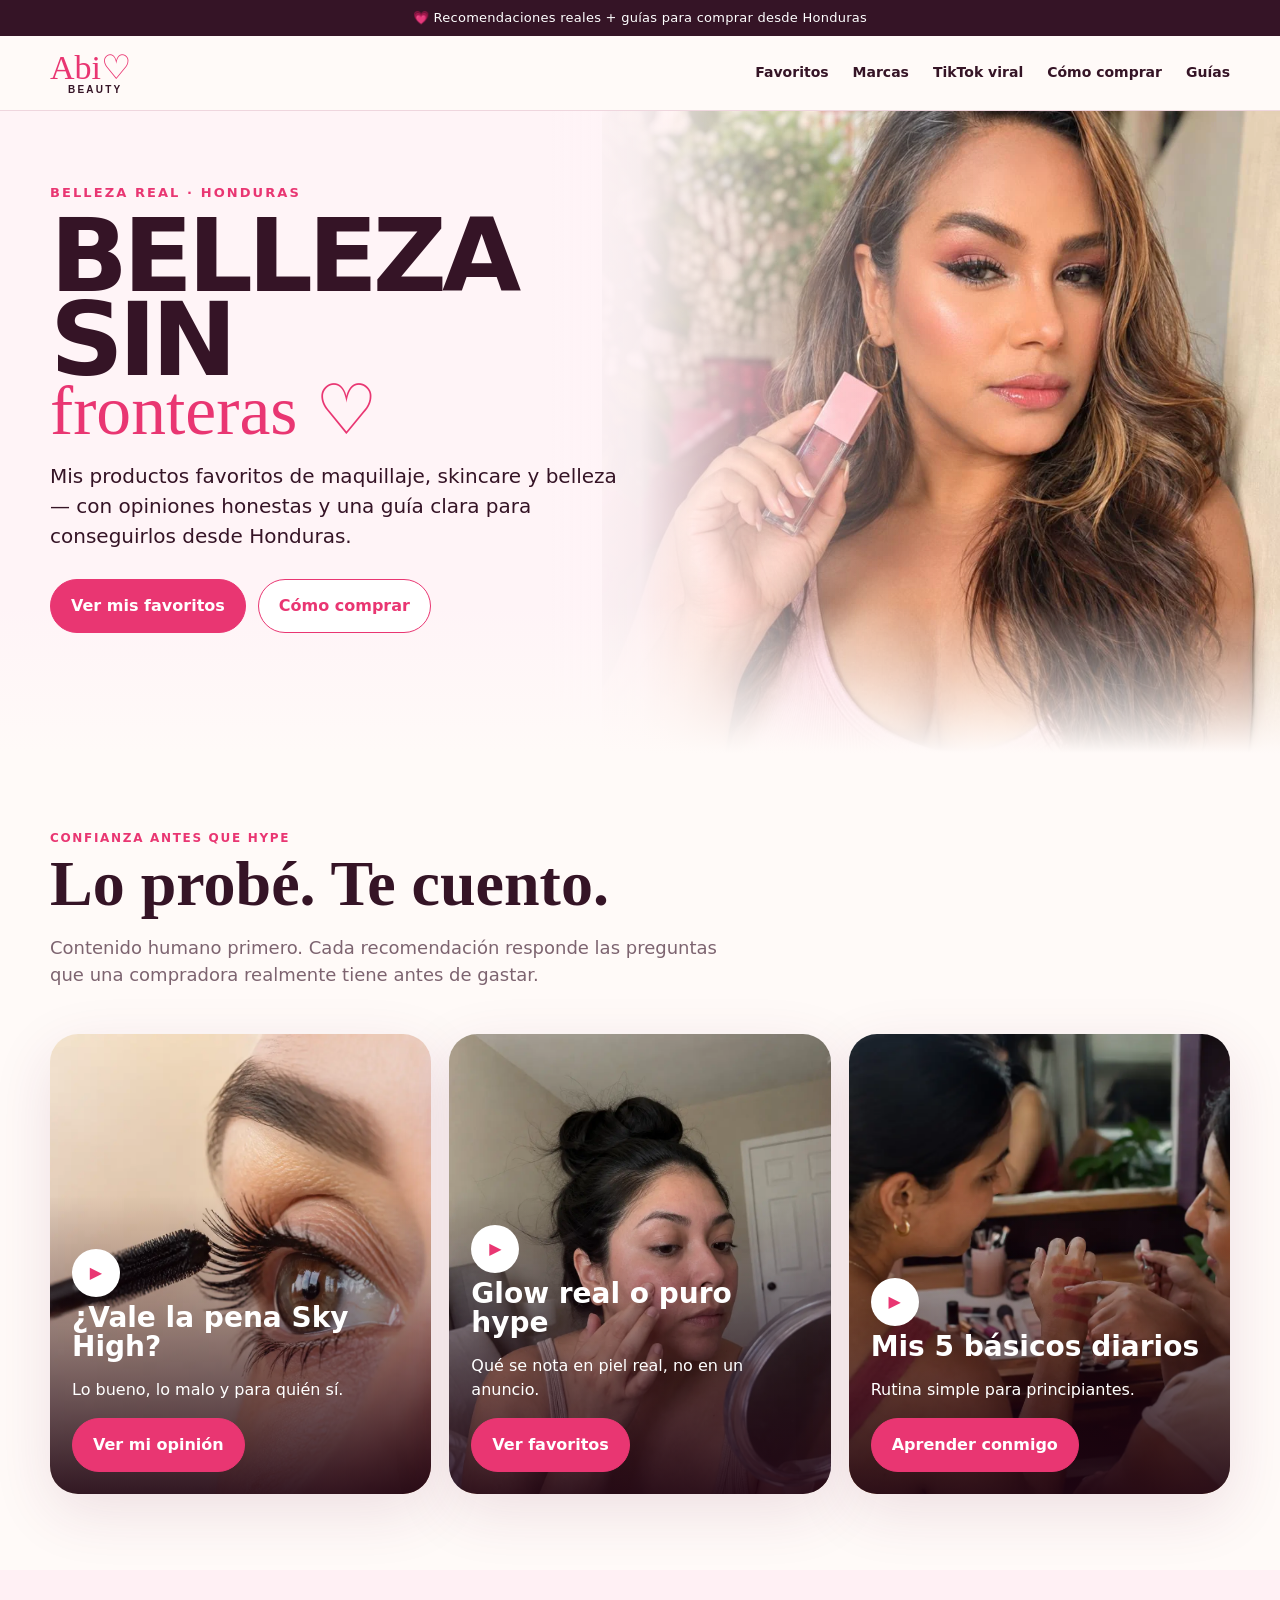
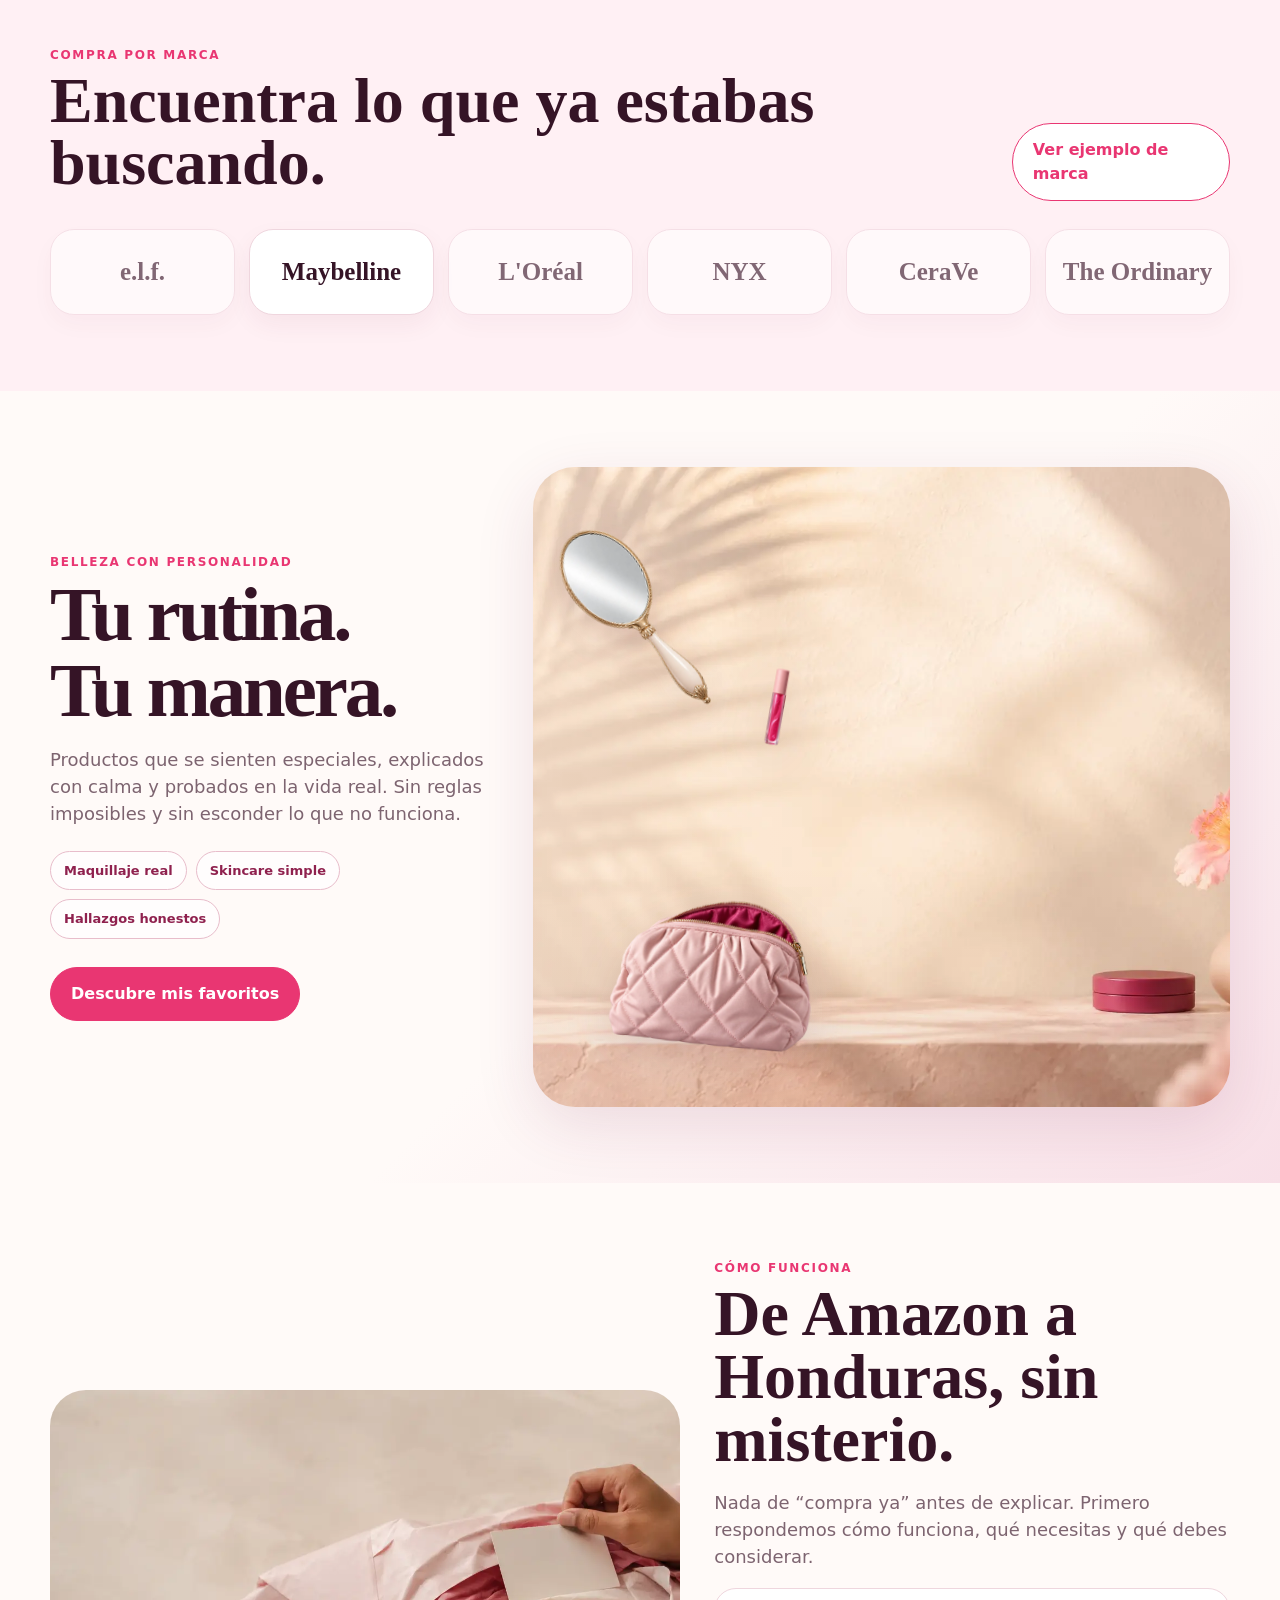
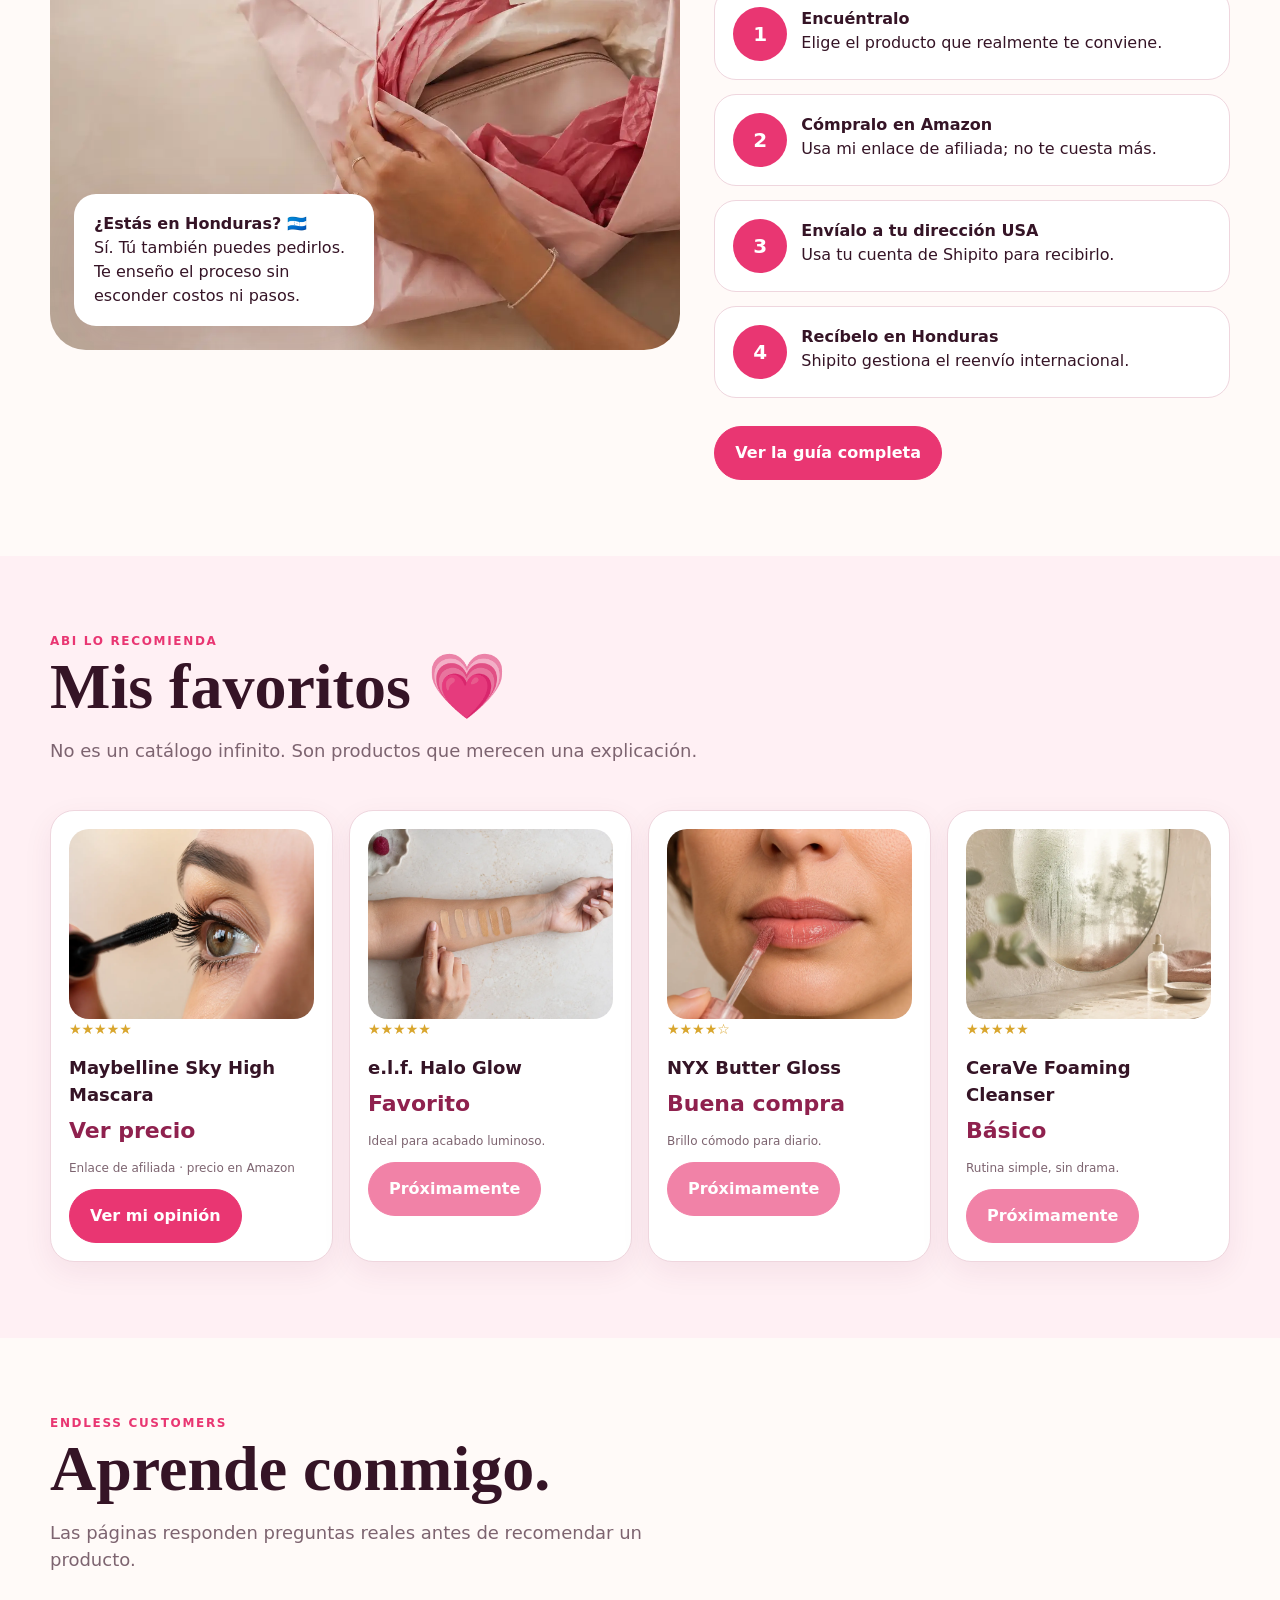
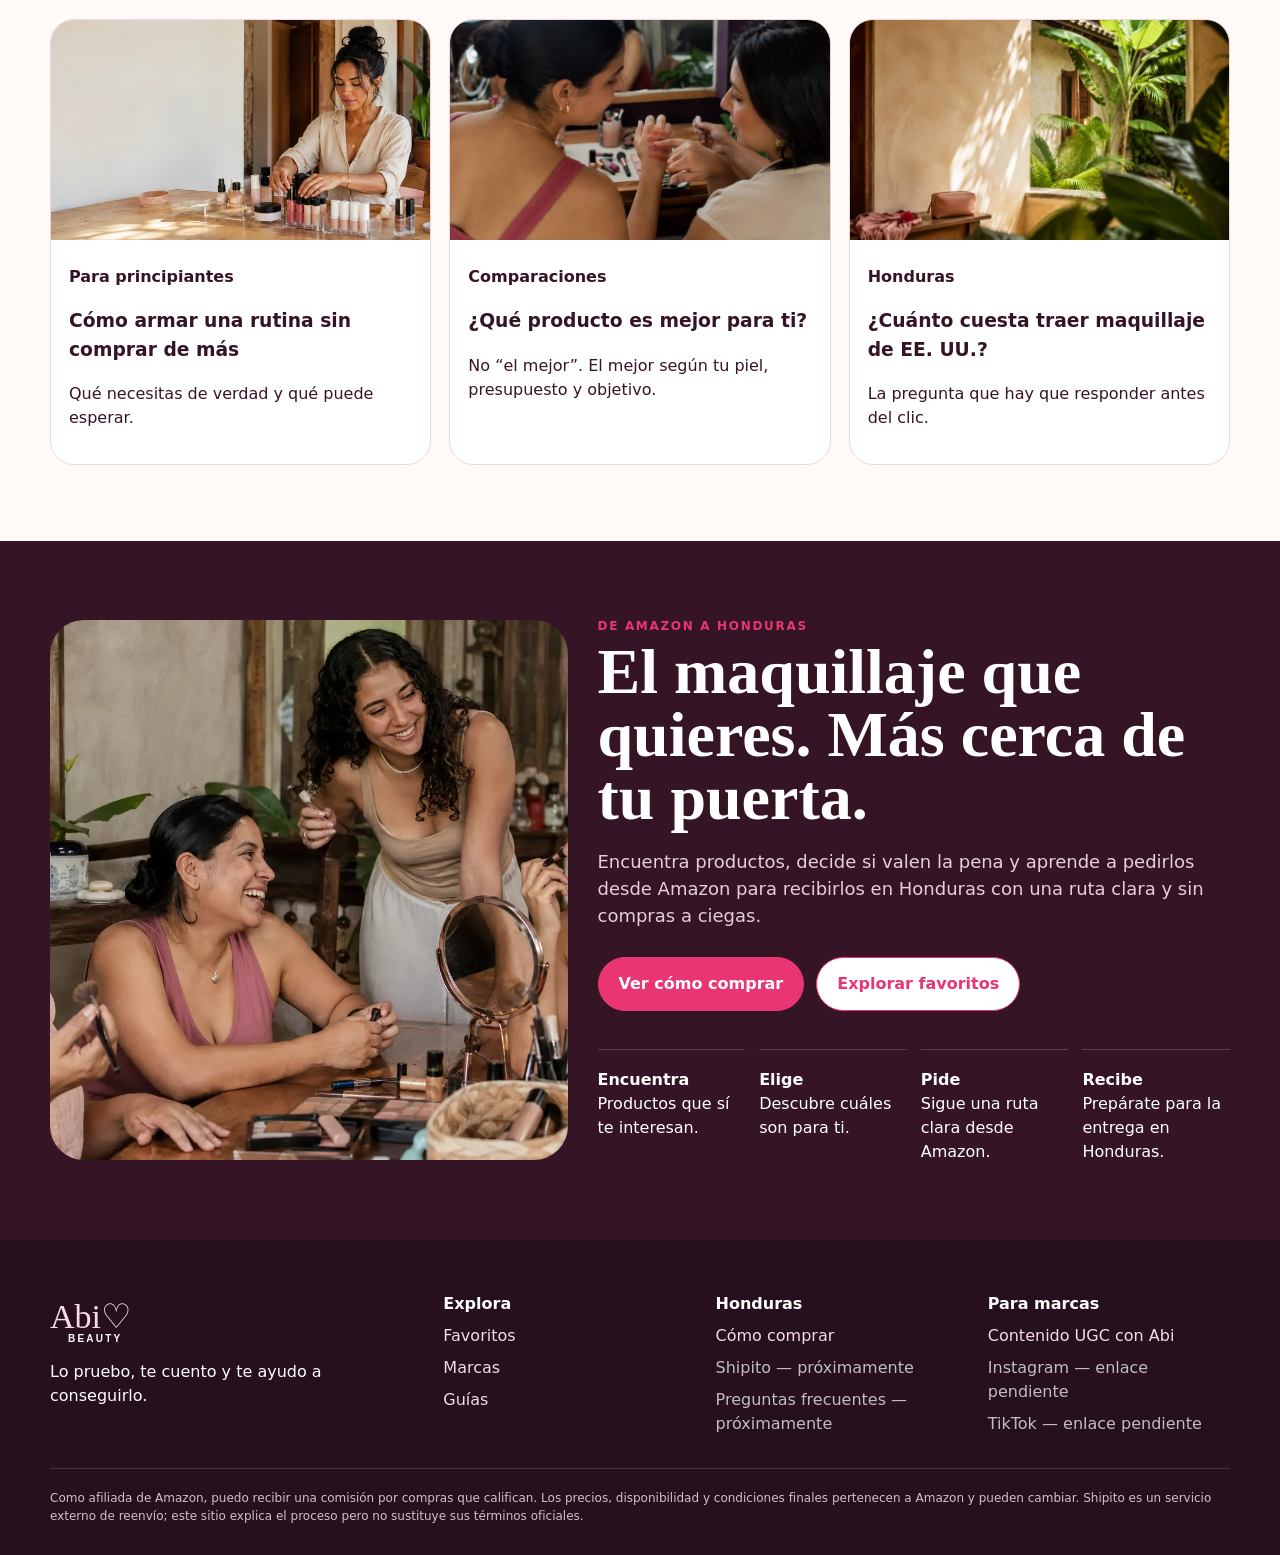
<file: index.html>
<!doctype html>
<html lang="es">
<head>
<meta charset="utf-8">
<meta name="viewport" content="width=device-width,initial-scale=1">
<title>Abi Beauty — Belleza sin fronteras</title>
<link rel="icon" href="assets/illustrations/sparkles.svg" type="image/svg+xml">
<meta name="description" content="Recomendaciones honestas de maquillaje y belleza, con guías para conseguir tus favoritos desde Honduras.">
<link rel="canonical" href="https://abi-beauty-honduras.vercel.app/">
<meta property="og:locale" content="es_HN">
<meta property="og:type" content="website">
<meta property="og:site_name" content="Abi Beauty">
<meta property="og:title" content="Abi Beauty — Belleza sin fronteras">
<meta property="og:description" content="Recomendaciones honestas de maquillaje y belleza, con guías para conseguir tus favoritos desde Honduras.">
<meta property="og:url" content="https://abi-beauty-honduras.vercel.app/">
<meta property="og:image" content="https://abi-beauty-honduras.vercel.app/assets/images/editorial/abi-homepage-portrait.webp">
<meta name="twitter:card" content="summary_large_image">
<meta name="twitter:title" content="Abi Beauty — Belleza sin fronteras">
<meta name="twitter:description" content="Recomendaciones honestas de maquillaje y belleza, con guías para conseguir tus favoritos desde Honduras.">
<meta name="twitter:image" content="https://abi-beauty-honduras.vercel.app/assets/images/editorial/abi-homepage-portrait.webp">
<script type="application/ld+json">
{"@context":"https://schema.org","@graph":[{"@type":"WebSite","@id":"https://abi-beauty-honduras.vercel.app/#website","url":"https://abi-beauty-honduras.vercel.app/","name":"Abi Beauty","inLanguage":"es-HN"},{"@type":"WebPage","@id":"https://abi-beauty-honduras.vercel.app/#webpage","url":"https://abi-beauty-honduras.vercel.app/","name":"Abi Beauty — Belleza sin fronteras","description":"Recomendaciones honestas de maquillaje y belleza, con guías para conseguir tus favoritos desde Honduras.","inLanguage":"es-HN","isPartOf":{"@id":"https://abi-beauty-honduras.vercel.app/#website"}},{"@type":"Person","@id":"https://abi-beauty-honduras.vercel.app/#abi","name":"Abi","description":"Creadora de Abi Beauty, con recomendaciones de maquillaje y guías para comprar desde Honduras."}]}
</script>
<link rel="stylesheet" href="styles.css">
</head>
<body>
<div class="announcement">💗 Recomendaciones reales + guías para comprar desde Honduras</div>
<header class="header">
<div class="container nav">
<a class="logo script" href="index.html">Abi♡<small>BEAUTY</small>
</a>
<nav class="links">
<a href="#favoritos">Favoritos</a>
<a href="#marcas">Marcas</a>
<a href="#viral">TikTok viral</a>
<a href="how-to-buy.html">Cómo comprar</a>
<a href="#guias">Guías</a>
</nav>
<button class="menu" aria-label="Abrir menú">☰</button>
</div>
</header>
<main>
<section class="hero">
<div class="container">
<div class="hero-copy">
<div class="kicker">Belleza real · Honduras</div>
<h1>Belleza sin <span>fronteras ♡</span>
</h1>
<p>Mis productos favoritos de maquillaje, skincare y belleza — con opiniones honestas y una guía clara para conseguirlos desde Honduras.</p>
<div class="actions">
<a class="btn" href="#favoritos">Ver mis favoritos</a>
<a class="btn secondary" href="how-to-buy.html">Cómo comprar</a>
</div>
</div>
</div>
</section>
<section class="section" id="viral">
<div class="container">
<div class="section-head">
<div>
<div class="eyebrow">Confianza antes que hype</div>
<h2>Lo probé. Te cuento.</h2>
<p class="section-sub">Contenido humano primero. Cada recomendación responde las preguntas que una compradora realmente tiene antes de gastar.</p>
</div>
</div>
<div class="cards">
<article class="story-card">
<img src="assets/images/editorial/mascara-application.webp" alt="Aplicación de máscara en pestañas reales" width="1402" height="1122" loading="lazy" decoding="async">
<div class="story-content">
<div class="play">▶</div>
<h3>¿Vale la pena Sky High?</h3>
<p>Lo bueno, lo malo y para quién sí.</p>
<a class="btn" href="product-sky-high.html">Ver mi opinión</a>
</div>
</article>
<article class="story-card">
<img src="assets/images/editorial/cheek-product-test.webp" alt="Prueba real de producto para mejillas en casa" width="1024" height="1536" loading="lazy" decoding="async">
<div class="story-content">
<div class="play">▶</div>
<h3>Glow real o puro hype</h3>
<p>Qué se nota en piel real, no en un anuncio.</p>
<a class="btn" href="#favoritos">Ver favoritos</a>
</div>
</article>
<article class="story-card">
<img src="assets/images/editorial/friends-compare-shades.webp" alt="Dos amigas comparando tonos de maquillaje" width="1536" height="1024" loading="lazy" decoding="async">
<div class="story-content">
<div class="play">▶</div>
<h3>Mis 5 básicos diarios</h3>
<p>Rutina simple para principiantes.</p>
<a class="btn" href="#guias">Aprender conmigo</a>
</div>
</article>
</div>
</div>
</section>
<section class="section pink" id="marcas">
<div class="container">
<div class="section-head">
<div>
<div class="eyebrow">Compra por marca</div>
<h2>Encuentra lo que ya estabas buscando.</h2>
</div>
<a class="btn secondary" href="maybelline.html">Ver ejemplo de marca</a>
</div>
<div class="brand-grid">
<span class="brand is-pending" aria-disabled="true">e.l.f.<span class="sr-only"> — contenido próximamente</span></span>
<a class="brand" href="maybelline.html">Maybelline</a>
<span class="brand is-pending" aria-disabled="true">L'Oréal<span class="sr-only"> — contenido próximamente</span></span>
<span class="brand is-pending" aria-disabled="true">NYX<span class="sr-only"> — contenido próximamente</span></span>
<span class="brand is-pending" aria-disabled="true">CeraVe<span class="sr-only"> — contenido próximamente</span></span>
<span class="brand is-pending" aria-disabled="true">The Ordinary<span class="sr-only"> — contenido próximamente</span></span>
</div>
</div>
</section>
<section class="section beauty-showcase" aria-labelledby="beauty-showcase-title">
<div class="container showcase-grid">
<div class="showcase-copy">
<div class="eyebrow">Belleza con personalidad</div>
<h2 id="beauty-showcase-title">Tu rutina.<br>Tu manera.</h2>
<p class="section-sub">Productos que se sienten especiales, explicados con calma y probados en la vida real. Sin reglas imposibles y sin esconder lo que no funciona.</p>
<div class="showcase-tags" aria-label="Temas de Abi Beauty">
<span>Maquillaje real</span>
<span>Skincare simple</span>
<span>Hallazgos honestos</span>
</div>
<div class="actions">
<a class="btn" href="#favoritos">Descubre mis favoritos</a>
</div>
</div>
<div class="beauty-stage" aria-label="Colección visual de belleza Abi Beauty">
<img class="stage-bg" src="assets/images/collection/set-33/15-cream-still-life.webp" alt="Tocador cálido con flores rosadas" width="1536" height="1024" loading="lazy" decoding="async">
<img class="stage-profile" src="assets/images/collection/set-33/33-hibiscus-profile.webp" alt="Ilustración de perfil femenino con hibisco" width="1024" height="1536" loading="lazy" decoding="async">
<img class="stage-mirror" src="assets/images/collection/set-33/22-hand-mirror.webp" alt="Espejo de mano crema y dorado" width="1024" height="1536" loading="lazy" decoding="async">
<img class="stage-pouch" src="assets/images/collection/set-33/20-cosmetic-pouch.webp" alt="Cosmetiquera rosada" width="1536" height="1024" loading="lazy" decoding="async">
<img class="stage-compact" src="assets/images/collection/set-33/21-blush-compact.webp" alt="Rubor frambuesa en compacta" width="1222" height="1287" loading="lazy" decoding="async">
<img class="stage-gloss" src="assets/images/collection/set-33/17-lip-gloss.webp" alt="Brillo labial frambuesa" width="1024" height="1536" loading="lazy" decoding="async">
<img class="stage-lipstick" src="assets/images/collection/set-33/18-lipstick.webp" alt="Labial rosa frambuesa" width="1024" height="1536" loading="lazy" decoding="async">
<img class="stage-brush" src="assets/images/collection/set-33/19-makeup-brush.webp" alt="Brocha de maquillaje" width="1024" height="1536" loading="lazy" decoding="async">
<img class="stage-sparkles" src="assets/images/collection/set-33/30-sparkles.webp" alt="" width="1214" height="1295" loading="lazy" decoding="async">
<img class="stage-heart" src="assets/images/collection/set-33/28-heart.webp" alt="" width="1312" height="1199" loading="lazy" decoding="async">
</div>
</div>
</section>
<section class="section">
<div class="container split">
<div class="human-panel">
<div class="badge">
<strong>¿Estás en Honduras? 🇭🇳</strong>
<br>Sí. Tú también puedes pedirlos. Te enseño el proceso sin esconder costos ni pasos.</div>
</div>
<div>
<div class="eyebrow">Cómo funciona</div>
<h2>De Amazon a Honduras, sin misterio.</h2>
<p class="section-sub">Nada de “compra ya” antes de explicar. Primero respondemos cómo funciona, qué necesitas y qué debes considerar.</p>
<div class="steps">
<div class="step">
<div class="num">1</div>
<div>
<strong>Encuéntralo</strong>
<br>Elige el producto que realmente te conviene.</div>
</div>
<div class="step">
<div class="num">2</div>
<div>
<strong>Cómpralo en Amazon</strong>
<br>Usa mi enlace de afiliada; no te cuesta más.</div>
</div>
<div class="step">
<div class="num">3</div>
<div>
<strong>Envíalo a tu dirección USA</strong>
<br>Usa tu cuenta de Shipito para recibirlo.</div>
</div>
<div class="step">
<div class="num">4</div>
<div>
<strong>Recíbelo en Honduras</strong>
<br>Shipito gestiona el reenvío internacional.</div>
</div>
</div>
<div class="actions">
<a class="btn" href="how-to-buy.html">Ver la guía completa</a>
</div>
</div>
</div>
</section>
<section class="section pink" id="favoritos">
<div class="container">
<div class="section-head">
<div>
<div class="eyebrow">Abi lo recomienda</div>
<h2>Mis favoritos 💗</h2>
<p class="section-sub">No es un catálogo infinito. Son productos que merecen una explicación.</p>
</div>
</div>
<div class="product-grid">
<article class="product">
<div class="product-art">
<img src="assets/images/editorial/mascara-application.webp" alt="Aplicación de máscara en pestañas" width="1402" height="1122" loading="lazy" decoding="async">
</div>
<div class="stars">★★★★★</div>
<h3>Maybelline Sky High Mascara</h3>
<div class="price">Ver precio</div>
<p class="note">Enlace de afiliada · precio en Amazon</p>
<a class="btn" href="product-sky-high.html">Ver mi opinión</a>
</article>
<article class="product">
<div class="product-art">
<img src="assets/images/editorial/foundation-swatches.webp" alt="Tonos de base probados en luz natural" width="1448" height="1086" loading="lazy" decoding="async">
</div>
<div class="stars">★★★★★</div>
<h3>e.l.f. Halo Glow</h3>
<div class="price">Favorito</div>
<p class="note">Ideal para acabado luminoso.</p>
<span class="btn is-disabled" aria-disabled="true">Próximamente</span>
</article>
<article class="product">
<div class="product-art">
<img src="assets/images/editorial/lip-gloss-application.webp" alt="Aplicación de gloss rosado" width="1536" height="1024" loading="lazy" decoding="async">
</div>
<div class="stars">★★★★☆</div>
<h3>NYX Butter Gloss</h3>
<div class="price">Buena compra</div>
<p class="note">Brillo cómodo para diario.</p>
<span class="btn is-disabled" aria-disabled="true">Próximamente</span>
</article>
<article class="product">
<div class="product-art">
<img src="assets/images/editorial/fogged-mirror-skincare.webp" alt="Rutina de skincare frente al espejo" width="1536" height="1024" loading="lazy" decoding="async">
</div>
<div class="stars">★★★★★</div>
<h3>CeraVe Foaming Cleanser</h3>
<div class="price">Básico</div>
<p class="note">Rutina simple, sin drama.</p>
<span class="btn is-disabled" aria-disabled="true">Próximamente</span>
</article>
</div>
</div>
</section>
<section class="section" id="guias">
<div class="container">
<div class="section-head">
<div>
<div class="eyebrow">Endless Customers</div>
<h2>Aprende conmigo.</h2>
<p class="section-sub">Las páginas responden preguntas reales antes de recomendar un producto.</p>
</div>
</div>
<div class="guide-grid">
<article class="guide">
<img src="assets/images/editorial/beauty-workspace-honduras.webp" alt="Mesa de belleza iluminada por el sol en Honduras" width="1915" height="821" loading="lazy" decoding="async">
<div class="copy">
<strong>Para principiantes</strong>
<h3>Cómo armar una rutina sin comprar de más</h3>
<p>Qué necesitas de verdad y qué puede esperar.</p>
</div>
</article>
<article class="guide">
<img src="assets/images/editorial/friends-compare-shades.webp" alt="Amigas comparando tonos antes de comprar" width="1536" height="1024" loading="lazy" decoding="async">
<div class="copy">
<strong>Comparaciones</strong>
<h3>¿Qué producto es mejor para ti?</h3>
<p>No “el mejor”. El mejor según tu piel, presupuesto y objetivo.</p>
</div>
</article>
<article class="guide">
<img src="assets/images/editorial/honduran-courtyard.webp" alt="Patio hondureño con bolso de maquillaje listo para enviar" width="1536" height="1024" loading="lazy" decoding="async">
<div class="copy">
<strong>Honduras</strong>
<h3>¿Cuánto cuesta traer maquillaje de EE. UU.?</h3>
<p>La pregunta que hay que responder antes del clic.</p>
</div>
</article>
</div>
</div>
</section>
<section class="section dark">
<div class="container ugc">
<div class="ugc-photo">
</div>
<div>
<div class="eyebrow">De Amazon a Honduras</div>
<h2>El maquillaje que quieres. Más cerca de tu puerta.</h2>
<p class="section-sub">Encuentra productos, decide si valen la pena y aprende a pedirlos desde Amazon para recibirlos en Honduras con una ruta clara y sin compras a ciegas.</p>
<div class="actions">
<a class="btn" href="how-to-buy.html">Ver cómo comprar</a>
<a class="btn secondary" href="#favoritos">Explorar favoritos</a>
</div>
<div class="trust">
<div>
<strong>Encuentra</strong>
<br>Productos que sí te interesan.</div>
<div>
<strong>Elige</strong>
<br>Descubre cuáles son para ti.</div>
<div>
<strong>Pide</strong>
<br>Sigue una ruta clara desde Amazon.</div>
<div>
<strong>Recibe</strong>
<br>Prepárate para la entrega en Honduras.</div>
</div>
</div>
</div>
</section>
</main>
<footer class="footer">
<div class="container">
<div class="footer-grid">
<div>
<a class="logo script" href="index.html">Abi♡<small style="color:white">BEAUTY</small>
</a>
<p>Lo pruebo, te cuento y te ayudo a conseguirlo.</p>
</div>
<div>
<strong>Explora</strong>
<a href="#favoritos">Favoritos</a>
<a href="#marcas">Marcas</a>
<a href="#guias">Guías</a>
</div>
<div>
<strong>Honduras</strong>
<a href="how-to-buy.html">Cómo comprar</a>
<span class="footer-pending">Shipito — próximamente</span>
<span class="footer-pending">Preguntas frecuentes — próximamente</span>
</div>
<div>
<strong>Para marcas</strong>
<a href="ugc.html">Contenido UGC con Abi</a>
<span class="footer-pending">Instagram — enlace pendiente</span>
<span class="footer-pending">TikTok — enlace pendiente</span>
</div>
</div>
<div class="disclosure">Como afiliada de Amazon, puedo recibir una comisión por compras que califican. Los precios, disponibilidad y condiciones finales pertenecen a Amazon y pueden cambiar. Shipito es un servicio externo de reenvío; este sitio explica el proceso pero no sustituye sus términos oficiales.</div>
</div>
</footer>
<script src="data/affiliate-links.js"></script>
<script src="script.js">
</script>
</body>
</html>
</file>
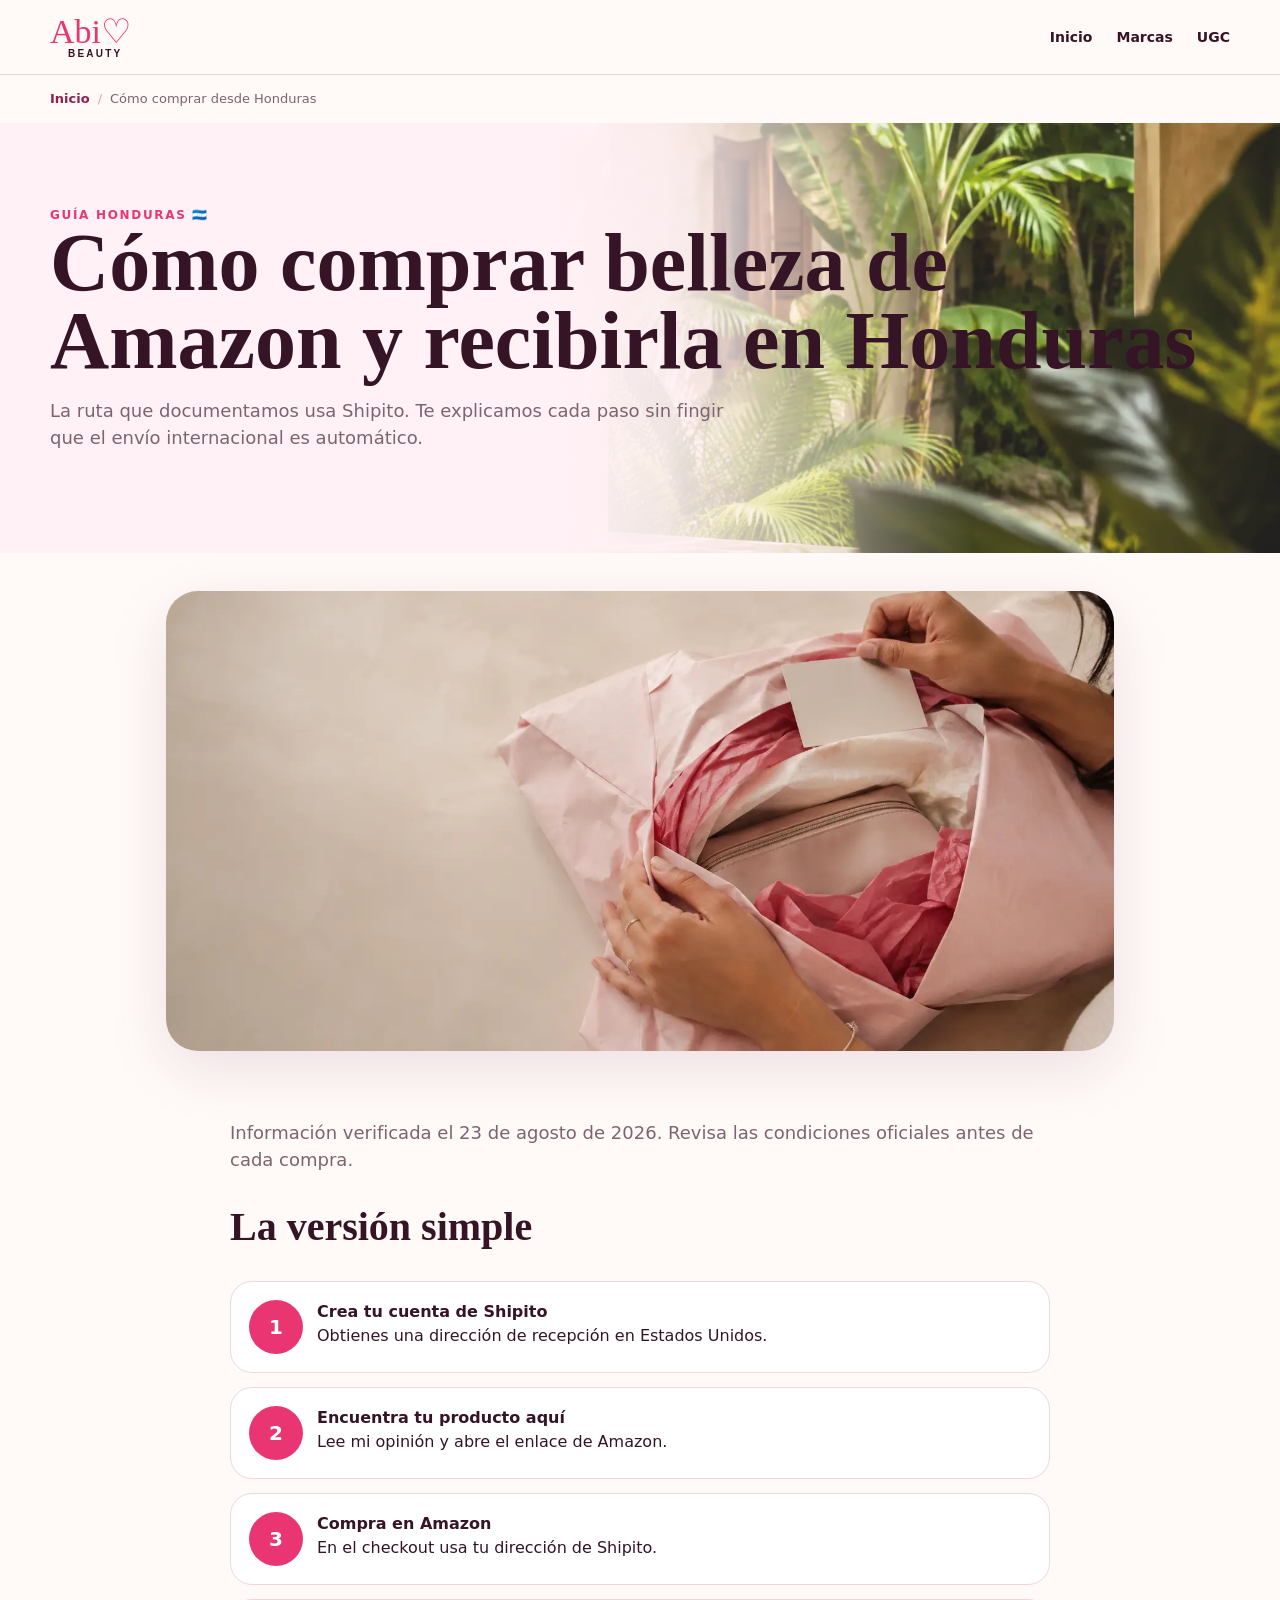
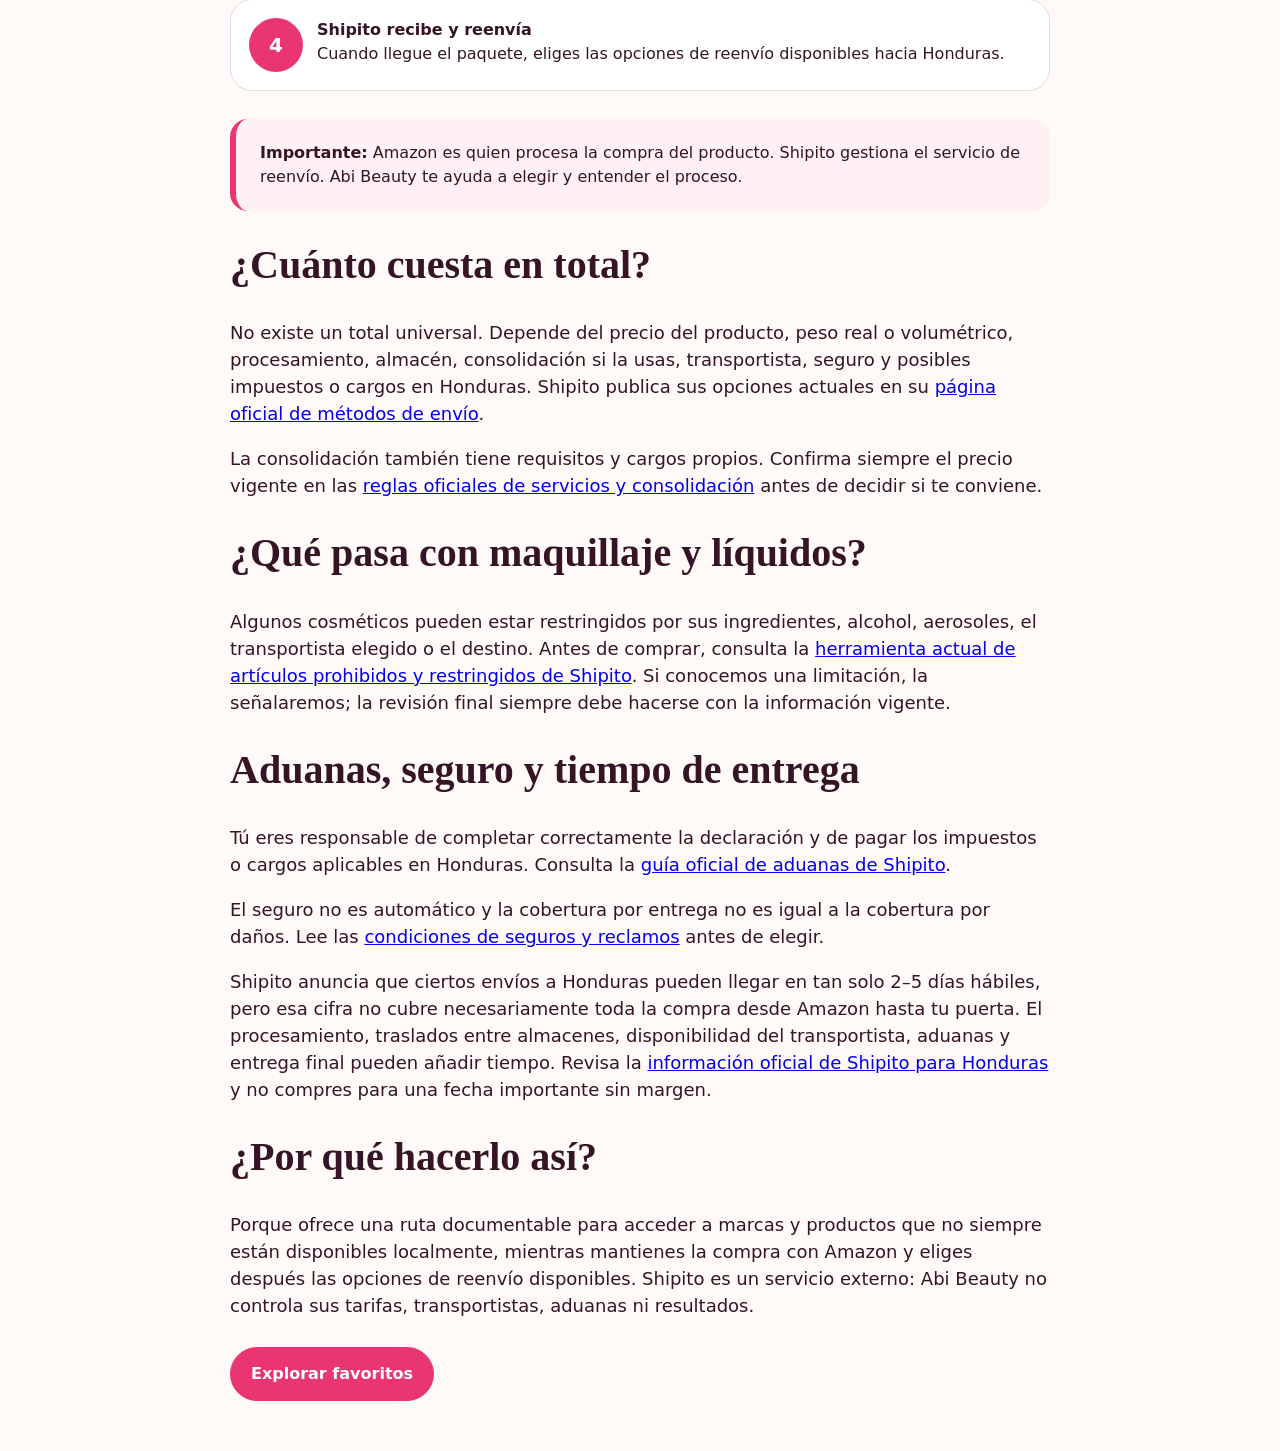
<file: how-to-buy.html>
<!doctype html>
<html lang="es">
<head>
<meta charset="utf-8">
<meta name="viewport" content="width=device-width,initial-scale=1">
<title>Cómo comprar desde Honduras — Abi Beauty</title>
<link rel="icon" href="assets/illustrations/sparkles.svg" type="image/svg+xml">
<meta name="description" content="Aprende a comprar maquillaje en Amazon desde Honduras usando Shipito: dirección en EE. UU., declaración, envío, restricciones y costos.">
<link rel="canonical" href="https://abi-beauty-honduras.vercel.app/how-to-buy">
<meta property="og:locale" content="es_HN"><meta property="og:type" content="article"><meta property="og:site_name" content="Abi Beauty">
<meta property="og:title" content="Cómo comprar desde Honduras — Abi Beauty"><meta property="og:description" content="Guía clara para comprar maquillaje en Amazon y gestionar el reenvío a Honduras con Shipito."><meta property="og:url" content="https://abi-beauty-honduras.vercel.app/how-to-buy"><meta property="og:image" content="https://abi-beauty-honduras.vercel.app/assets/images/editorial/parcel-unboxing.webp">
<meta name="twitter:card" content="summary_large_image"><meta name="twitter:title" content="Cómo comprar desde Honduras — Abi Beauty"><meta name="twitter:description" content="Guía clara para comprar maquillaje en Amazon y gestionar el reenvío a Honduras con Shipito."><meta name="twitter:image" content="https://abi-beauty-honduras.vercel.app/assets/images/editorial/parcel-unboxing.webp">
<script type="application/ld+json">{"@context":"https://schema.org","@type":"WebPage","@id":"https://abi-beauty-honduras.vercel.app/how-to-buy#webpage","url":"https://abi-beauty-honduras.vercel.app/how-to-buy","name":"Cómo comprar desde Honduras — Abi Beauty","description":"Guía para comprar maquillaje en Amazon y gestionar el reenvío a Honduras con Shipito.","inLanguage":"es-HN","dateModified":"2026-08-23","isPartOf":{"@id":"https://abi-beauty-honduras.vercel.app/#website"}}</script>
<script type="application/ld+json">{"@context":"https://schema.org","@type":"BreadcrumbList","itemListElement":[{"@type":"ListItem","position":1,"name":"Inicio","item":"https://abi-beauty-honduras.vercel.app/"},{"@type":"ListItem","position":2,"name":"Cómo comprar desde Honduras","item":"https://abi-beauty-honduras.vercel.app/how-to-buy"}]}</script>
<link rel="stylesheet" href="styles.css">
</head>
<body>
<header class="header">
<div class="container nav">
<a class="logo script" href="index.html">Abi♡<small>BEAUTY</small>
</a>
<nav class="links">
<a href="index.html">Inicio</a>
<a href="maybelline.html">Marcas</a>
<a href="ugc.html">UGC</a>
</nav>
<button class="menu">☰</button>
</div>
</header>
<nav class="breadcrumbs container" aria-label="Migas de pan"><ol><li><a href="index.html">Inicio</a></li><li aria-current="page">Cómo comprar desde Honduras</li></ol></nav>
<section class="subhero has-photo shipping-hero">
<div class="container">
<div class="eyebrow">Guía Honduras 🇭🇳</div>
<h1>Cómo comprar belleza de Amazon y recibirla en Honduras</h1>
<p class="section-sub">La ruta que documentamos usa Shipito. Te explicamos cada paso sin fingir que el envío internacional es automático.</p>
</div>
</section>
<div class="content-media">
<img src="assets/images/editorial/parcel-unboxing.webp" alt="Paquete de belleza abierto y listo para recibir en Honduras" width="1536" height="1024" fetchpriority="high" decoding="async">
</div>
<main class="content">
<p class="note">Información verificada el 23 de agosto de 2026. Revisa las condiciones oficiales antes de cada compra.</p>
<h2>La versión simple</h2>
<div class="steps">
<div class="step">
<div class="num">1</div>
<div>
<strong>Crea tu cuenta de Shipito</strong>
<br>Obtienes una dirección de recepción en Estados Unidos.</div>
</div>
<div class="step">
<div class="num">2</div>
<div>
<strong>Encuentra tu producto aquí</strong>
<br>Lee mi opinión y abre el enlace de Amazon.</div>
</div>
<div class="step">
<div class="num">3</div>
<div>
<strong>Compra en Amazon</strong>
<br>En el checkout usa tu dirección de Shipito.</div>
</div>
<div class="step">
<div class="num">4</div>
<div>
<strong>Shipito recibe y reenvía</strong>
<br>Cuando llegue el paquete, eliges las opciones de reenvío disponibles hacia Honduras.</div>
</div>
</div>
<div class="callout">
<strong>Importante:</strong> Amazon es quien procesa la compra del producto. Shipito gestiona el servicio de reenvío. Abi Beauty te ayuda a elegir y entender el proceso.</div>
<h2>¿Cuánto cuesta en total?</h2>
<p>No existe un total universal. Depende del precio del producto, peso real o volumétrico, procesamiento, almacén, consolidación si la usas, transportista, seguro y posibles impuestos o cargos en Honduras. Shipito publica sus opciones actuales en su <a href="https://www.shipito.com/en/help/postage" rel="noopener noreferrer">página oficial de métodos de envío</a>.</p>
<p>La consolidación también tiene requisitos y cargos propios. Confirma siempre el precio vigente en las <a href="https://www.shipito.com/en/help/faq/services" rel="noopener noreferrer">reglas oficiales de servicios y consolidación</a> antes de decidir si te conviene.</p>
<h2>¿Qué pasa con maquillaje y líquidos?</h2>
<p>Algunos cosméticos pueden estar restringidos por sus ingredientes, alcohol, aerosoles, el transportista elegido o el destino. Antes de comprar, consulta la <a href="https://www.shipito.com/en/help/tutorials/prohibited-items" rel="noopener noreferrer">herramienta actual de artículos prohibidos y restringidos de Shipito</a>. Si conocemos una limitación, la señalaremos; la revisión final siempre debe hacerse con la información vigente.</p>
<h2>Aduanas, seguro y tiempo de entrega</h2>
<p>Tú eres responsable de completar correctamente la declaración y de pagar los impuestos o cargos aplicables en Honduras. Consulta la <a href="https://www.shipito.com/en/help/faq/customs" rel="noopener noreferrer">guía oficial de aduanas de Shipito</a>.</p>
<p>El seguro no es automático y la cobertura por entrega no es igual a la cobertura por daños. Lee las <a href="https://www.shipito.com/en/help/faq/claims" rel="noopener noreferrer">condiciones de seguros y reclamos</a> antes de elegir.</p>
<p>Shipito anuncia que ciertos envíos a Honduras pueden llegar en tan solo 2–5 días hábiles, pero esa cifra no cubre necesariamente toda la compra desde Amazon hasta tu puerta. El procesamiento, traslados entre almacenes, disponibilidad del transportista, aduanas y entrega final pueden añadir tiempo. Revisa la <a href="https://www.shipito.com/en/buy-from-US-ship-to-Honduras" rel="noopener noreferrer">información oficial de Shipito para Honduras</a> y no compres para una fecha importante sin margen.</p>
<h2>¿Por qué hacerlo así?</h2>
<p>Porque ofrece una ruta documentable para acceder a marcas y productos que no siempre están disponibles localmente, mientras mantienes la compra con Amazon y eliges después las opciones de reenvío disponibles. Shipito es un servicio externo: Abi Beauty no controla sus tarifas, transportistas, aduanas ni resultados.</p>
<div class="actions">
<a class="btn" href="index.html#favoritos">Explorar favoritos</a>
</div>
</main>
<script src="data/affiliate-links.js"></script>
<script src="script.js">
</script>
</body>
</html>
</file>
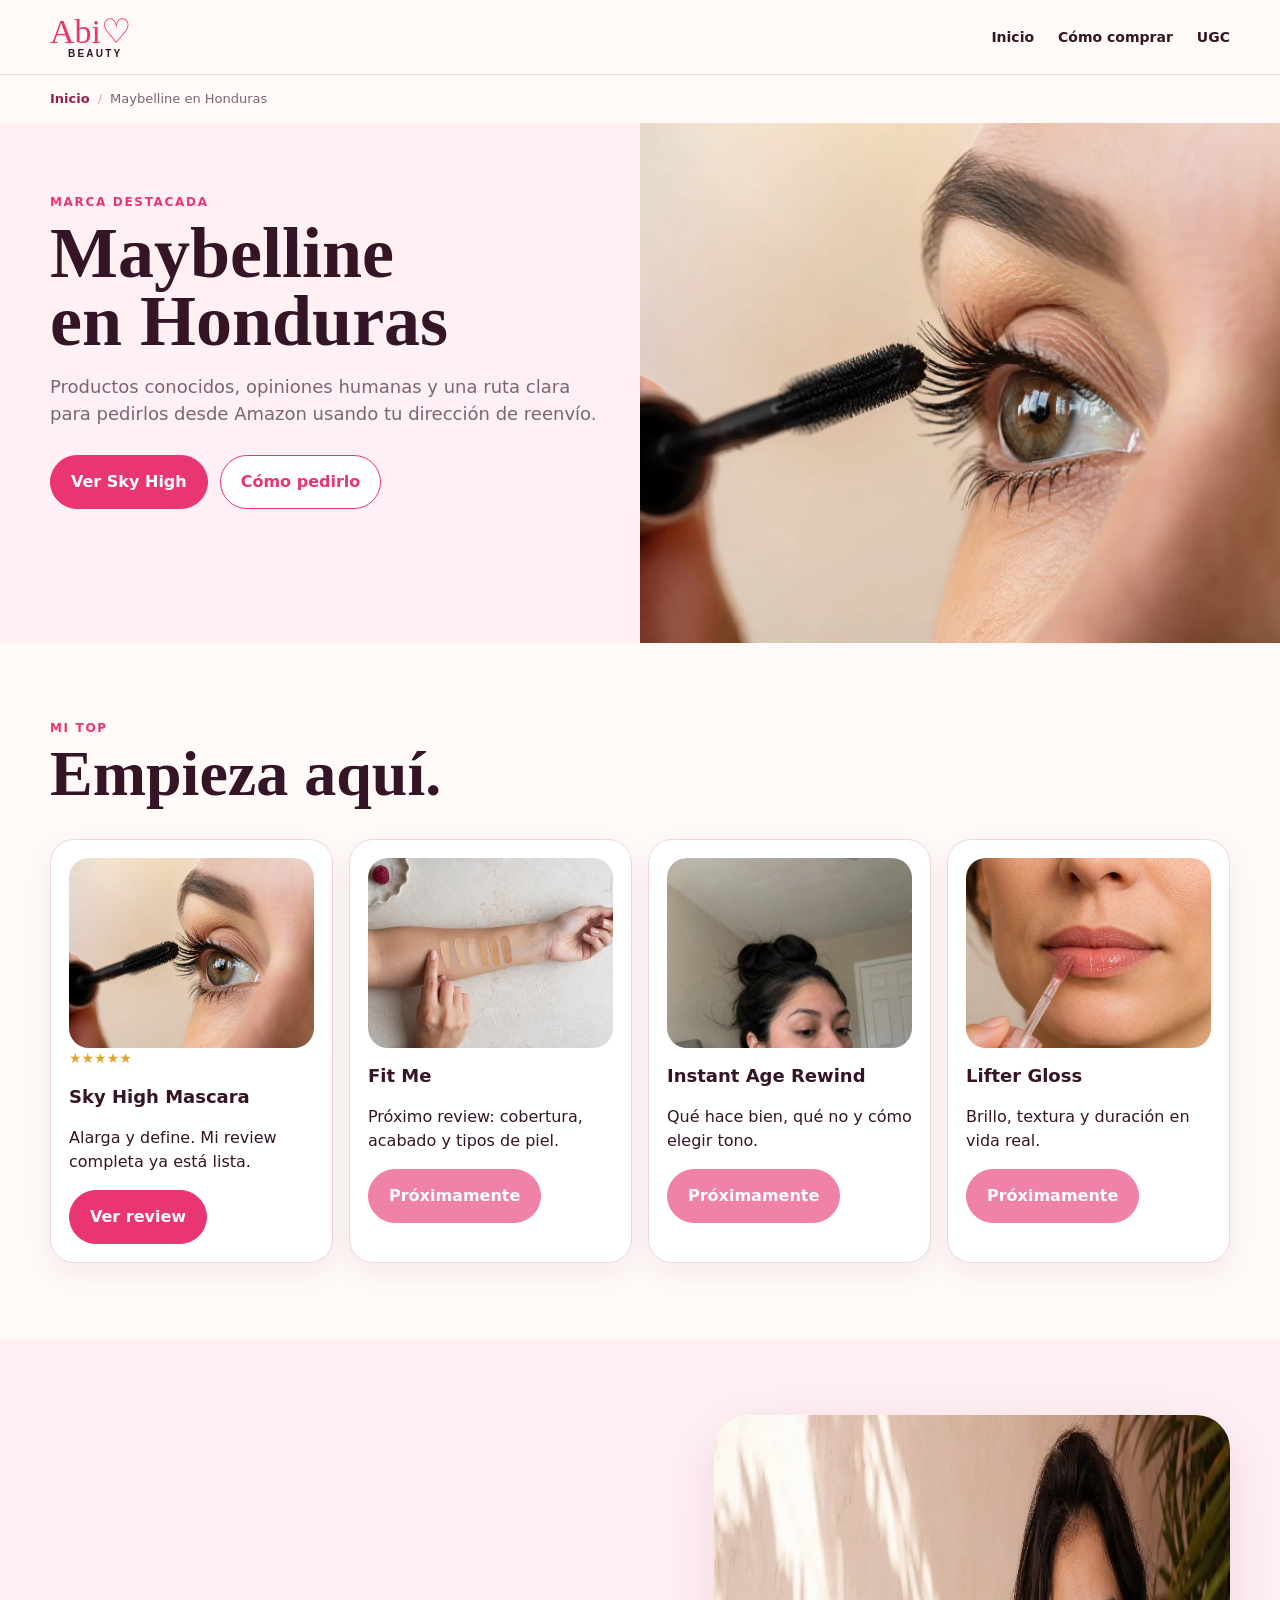
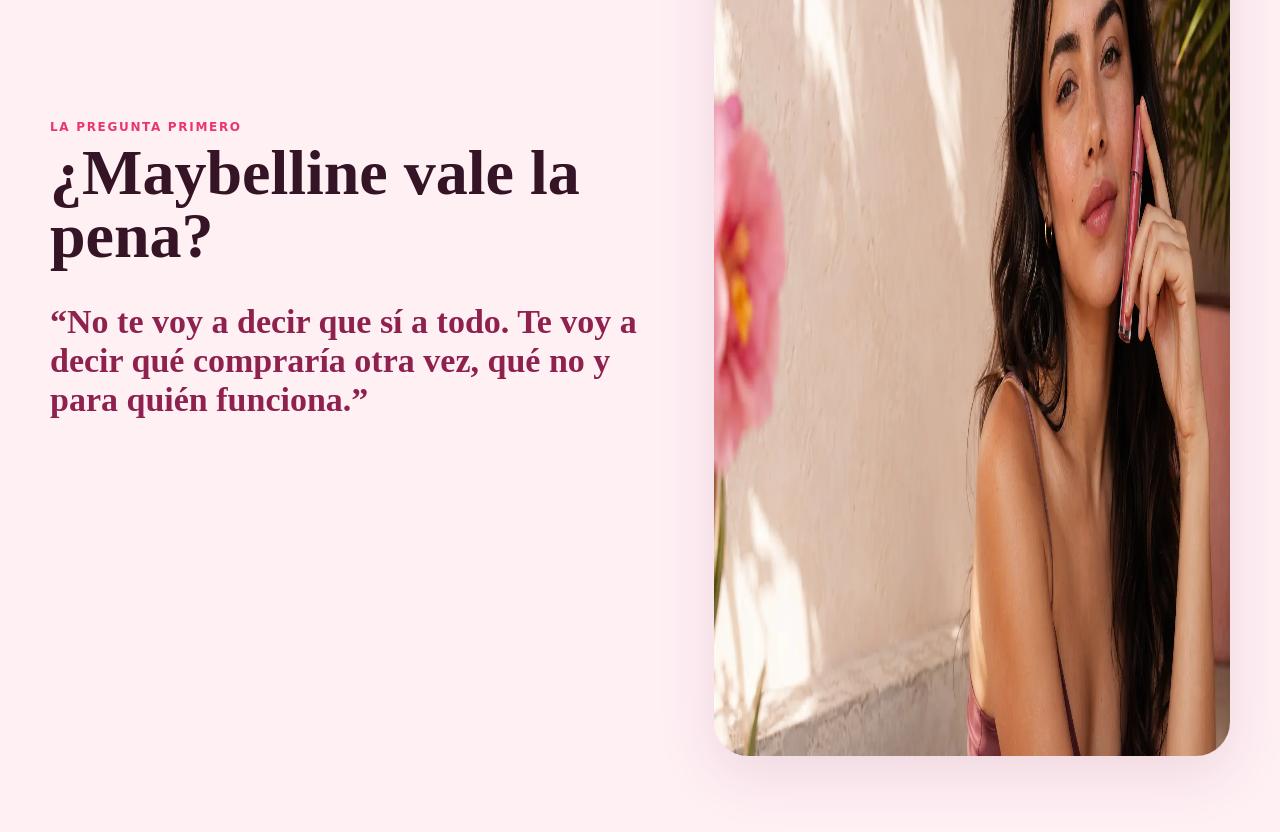
<file: maybelline.html>
<!doctype html>
<html lang="es">
<head>
<meta charset="utf-8">
<meta name="viewport" content="width=device-width,initial-scale=1">
<title>Maybelline en Honduras — Abi Beauty</title>
<link rel="icon" href="assets/illustrations/sparkles.svg" type="image/svg+xml">
<meta name="description" content="Explora opiniones honestas de productos Maybelline y aprende cómo pedirlos desde Amazon para recibirlos en Honduras.">
<link rel="canonical" href="https://abi-beauty-honduras.vercel.app/maybelline">
<meta property="og:locale" content="es_HN"><meta property="og:type" content="website"><meta property="og:site_name" content="Abi Beauty">
<meta property="og:title" content="Maybelline en Honduras — Abi Beauty"><meta property="og:description" content="Explora opiniones honestas de productos Maybelline y aprende cómo pedirlos desde Amazon para recibirlos en Honduras."><meta property="og:url" content="https://abi-beauty-honduras.vercel.app/maybelline"><meta property="og:image" content="https://abi-beauty-honduras.vercel.app/assets/images/editorial/mascara-application.webp">
<meta name="twitter:card" content="summary_large_image"><meta name="twitter:title" content="Maybelline en Honduras — Abi Beauty"><meta name="twitter:description" content="Explora opiniones honestas de productos Maybelline y aprende cómo pedirlos desde Amazon para recibirlos en Honduras."><meta name="twitter:image" content="https://abi-beauty-honduras.vercel.app/assets/images/editorial/mascara-application.webp">
<script type="application/ld+json">{"@context":"https://schema.org","@type":"CollectionPage","@id":"https://abi-beauty-honduras.vercel.app/maybelline#webpage","url":"https://abi-beauty-honduras.vercel.app/maybelline","name":"Maybelline en Honduras — Abi Beauty","description":"Opiniones de productos Maybelline y orientación para pedirlos desde Honduras.","inLanguage":"es-HN","isPartOf":{"@id":"https://abi-beauty-honduras.vercel.app/#website"}}</script>
<script type="application/ld+json">{"@context":"https://schema.org","@type":"BreadcrumbList","itemListElement":[{"@type":"ListItem","position":1,"name":"Inicio","item":"https://abi-beauty-honduras.vercel.app/"},{"@type":"ListItem","position":2,"name":"Maybelline en Honduras","item":"https://abi-beauty-honduras.vercel.app/maybelline"}]}</script>
<link rel="stylesheet" href="styles.css">
</head>
<body>
<header class="header">
<div class="container nav">
<a class="logo script" href="index.html">Abi♡<small>BEAUTY</small>
</a>
<nav class="links">
<a href="index.html">Inicio</a>
<a href="how-to-buy.html">Cómo comprar</a>
<a href="ugc.html">UGC</a>
</nav>
<button class="menu">☰</button>
</div>
</header>
<nav class="breadcrumbs container" aria-label="Migas de pan"><ol><li><a href="index.html">Inicio</a></li><li aria-current="page">Maybelline en Honduras</li></ol></nav>
<section class="brand-hero">
<div class="brand-copy">
<div class="eyebrow">Marca destacada</div>
<h1 class="serif" style="font-size:72px;line-height:.95;margin:8px 0">Maybelline<br>en Honduras</h1>
<p class="section-sub">Productos conocidos, opiniones humanas y una ruta clara para pedirlos desde Amazon usando tu dirección de reenvío.</p>
<div class="actions">
<a class="btn" href="product-sky-high.html">Ver Sky High</a>
<a class="btn secondary" href="how-to-buy.html">Cómo pedirlo</a>
</div>
</div>
<div class="brand-photo">
</div>
</section>
<section class="section">
<div class="container">
<div class="section-head">
<div>
<div class="eyebrow">Mi top</div>
<h2>Empieza aquí.</h2>
</div>
</div>
<div class="product-grid">
<article class="product">
<div class="product-art">
<img src="assets/images/editorial/mascara-application.webp" alt="Aplicación de máscara en pestañas" width="1402" height="1122" loading="lazy" decoding="async">
</div>
<div class="stars">★★★★★</div>
<h3>Sky High Mascara</h3>
<p>Alarga y define. Mi review completa ya está lista.</p>
<a class="btn" href="product-sky-high.html">Ver review</a>
</article>
<article class="product">
<div class="product-art">
<img src="assets/images/editorial/foundation-swatches.webp" alt="Comparación de tonos de base" width="1448" height="1086" loading="lazy" decoding="async">
</div>
<h3>Fit Me</h3>
<p>Próximo review: cobertura, acabado y tipos de piel.</p>
<span class="btn is-disabled" aria-disabled="true">Próximamente</span>
</article>
<article class="product">
<div class="product-art">
<img src="assets/images/editorial/cheek-product-test.webp" alt="Prueba de maquillaje en piel real" width="1024" height="1536" loading="lazy" decoding="async">
</div>
<h3>Instant Age Rewind</h3>
<p>Qué hace bien, qué no y cómo elegir tono.</p>
<span class="btn is-disabled" aria-disabled="true">Próximamente</span>
</article>
<article class="product">
<div class="product-art">
<img src="assets/images/editorial/lip-gloss-application.webp" alt="Gloss rosado aplicado en labios" width="1536" height="1024" loading="lazy" decoding="async">
</div>
<h3>Lifter Gloss</h3>
<p>Brillo, textura y duración en vida real.</p>
<span class="btn is-disabled" aria-disabled="true">Próximamente</span>
</article>
</div>
</div>
</section>
<section class="section pink">
<div class="container split">
<div>
<div class="eyebrow">La pregunta primero</div>
<h2>¿Maybelline vale la pena?</h2>
<p class="quote">“No te voy a decir que sí a todo. Te voy a decir qué compraría otra vez, qué no y para quién funciona.”</p>
</div>
<img src="assets/images/editorial/hero-raspberry-gloss.webp" alt="Mujer mostrando un gloss color frambuesa" width="1672" height="941" loading="lazy" decoding="async" style="width:100%;border-radius:34px;box-shadow:var(--shadow)">
</div>
</section>
<script src="data/affiliate-links.js"></script>
<script src="script.js">
</script>
</body>
</html>
</file>
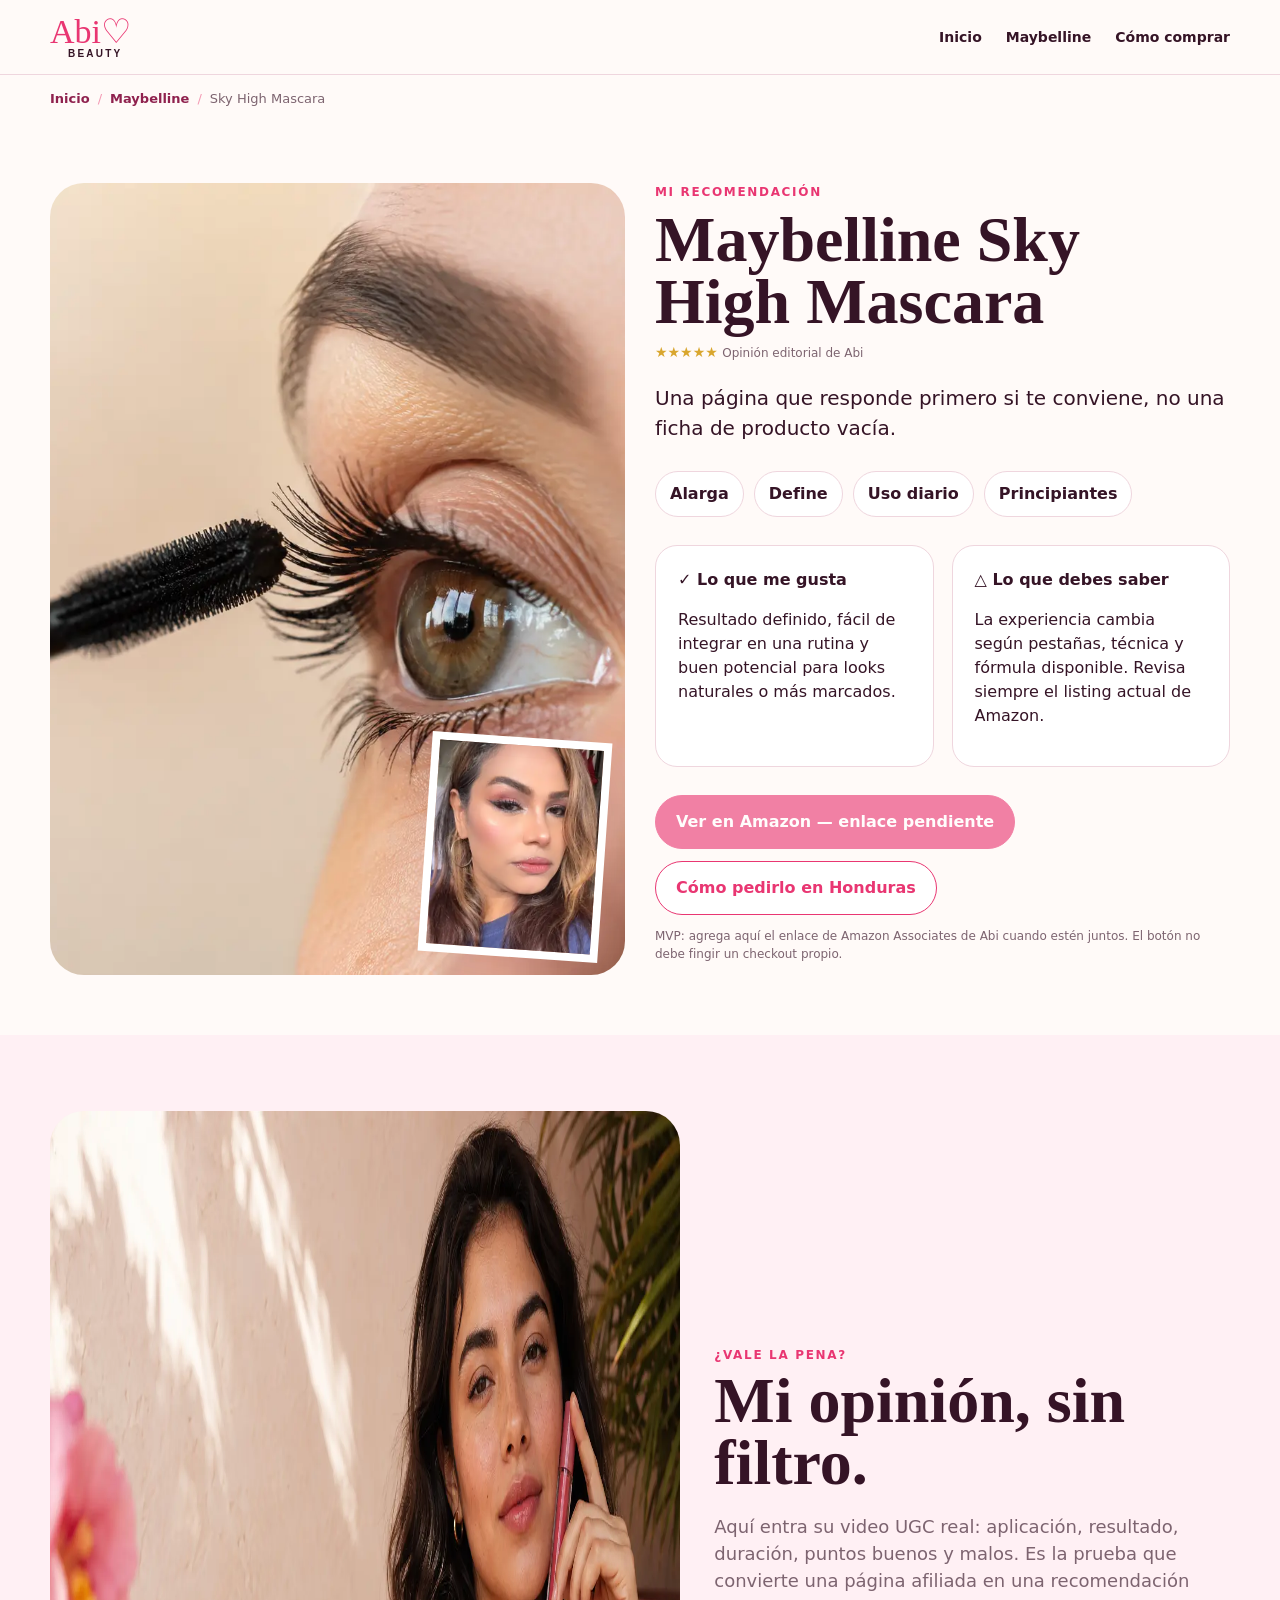
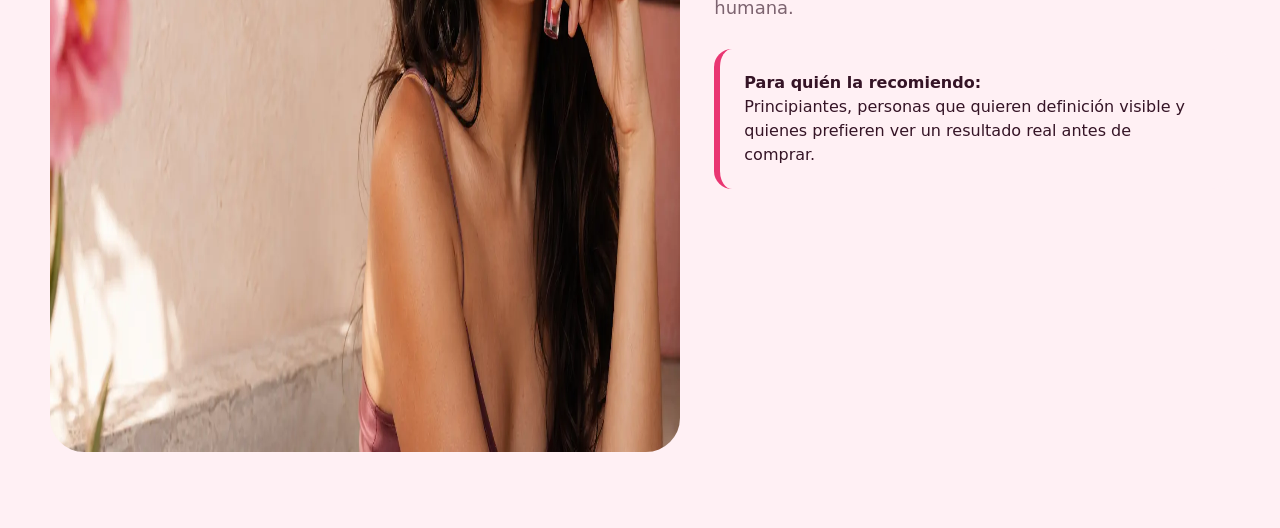
<file: product-sky-high.html>
<!doctype html>
<html lang="es">
<head>
<meta charset="utf-8">
<meta name="viewport" content="width=device-width,initial-scale=1">
<title>Maybelline Sky High — Opinión | Abi Beauty</title>
<link rel="icon" href="assets/illustrations/sparkles.svg" type="image/svg+xml">
<meta name="description" content="Opinión editorial de Abi sobre Maybelline Sky High Mascara: puntos clave, para quién puede funcionar y cómo pedirla desde Honduras.">
<link rel="canonical" href="https://abi-beauty-honduras.vercel.app/product-sky-high">
<meta property="og:locale" content="es_HN"><meta property="og:type" content="article"><meta property="og:site_name" content="Abi Beauty">
<meta property="og:title" content="Maybelline Sky High — Opinión | Abi Beauty"><meta property="og:description" content="Opinión editorial de Abi sobre Maybelline Sky High Mascara y cómo pedirla desde Honduras."><meta property="og:url" content="https://abi-beauty-honduras.vercel.app/product-sky-high"><meta property="og:image" content="https://abi-beauty-honduras.vercel.app/assets/images/editorial/mascara-application.webp">
<meta name="twitter:card" content="summary_large_image"><meta name="twitter:title" content="Maybelline Sky High — Opinión | Abi Beauty"><meta name="twitter:description" content="Opinión editorial de Abi sobre Maybelline Sky High Mascara y cómo pedirla desde Honduras."><meta name="twitter:image" content="https://abi-beauty-honduras.vercel.app/assets/images/editorial/mascara-application.webp">
<script type="application/ld+json">{"@context":"https://schema.org","@type":"WebPage","@id":"https://abi-beauty-honduras.vercel.app/product-sky-high#webpage","url":"https://abi-beauty-honduras.vercel.app/product-sky-high","name":"Maybelline Sky High — Opinión | Abi Beauty","description":"Opinión editorial de Abi sobre Maybelline Sky High Mascara, sus puntos clave y cómo pedirla desde Honduras.","inLanguage":"es-HN","isPartOf":{"@id":"https://abi-beauty-honduras.vercel.app/#website"},"about":{"@type":"Product","name":"Maybelline Sky High Mascara","brand":{"@type":"Brand","name":"Maybelline"}}}</script>
<script type="application/ld+json">{"@context":"https://schema.org","@type":"BreadcrumbList","itemListElement":[{"@type":"ListItem","position":1,"name":"Inicio","item":"https://abi-beauty-honduras.vercel.app/"},{"@type":"ListItem","position":2,"name":"Maybelline en Honduras","item":"https://abi-beauty-honduras.vercel.app/maybelline"},{"@type":"ListItem","position":3,"name":"Maybelline Sky High Mascara","item":"https://abi-beauty-honduras.vercel.app/product-sky-high"}]}</script>
<link rel="stylesheet" href="styles.css">
</head>
<body>
<header class="header">
<div class="container nav">
<a class="logo script" href="index.html">Abi♡<small>BEAUTY</small>
</a>
<nav class="links">
<a href="index.html">Inicio</a>
<a href="maybelline.html">Maybelline</a>
<a href="how-to-buy.html">Cómo comprar</a>
</nav>
<button class="menu">☰</button>
</div>
</header>
<nav class="breadcrumbs container" aria-label="Migas de pan"><ol><li><a href="index.html">Inicio</a></li><li><a href="maybelline.html">Maybelline</a></li><li aria-current="page">Sky High Mascara</li></ol></nav>
<main class="container">
<section class="product-hero">
<div class="product-gallery">
<img class="main-art" src="assets/images/editorial/mascara-application.webp" alt="Aplicación de máscara en las pestañas superiores" width="1402" height="1122" fetchpriority="high" decoding="async">
<img class="portrait" src="assets/images/abi-closeup.webp" alt="Abi usando maquillaje" width="341" height="600" decoding="async">
</div>
<div class="product-info">
<div class="eyebrow">Mi recomendación</div>
<h1>Maybelline Sky High Mascara</h1>
<div class="stars">★★★★★ <span class="note">Opinión editorial de Abi</span>
</div>
<p style="font-size:20px">Una página que responde primero si te conviene, no una ficha de producto vacía.</p>
<div class="tabs">
<span class="pill">Alarga</span>
<span class="pill">Define</span>
<span class="pill">Uso diario</span>
<span class="pill">Principiantes</span>
</div>
<div class="proscons">
<div class="panel">
<strong>✓ Lo que me gusta</strong>
<p>Resultado definido, fácil de integrar en una rutina y buen potencial para looks naturales o más marcados.</p>
</div>
<div class="panel">
<strong>△ Lo que debes saber</strong>
<p>La experiencia cambia según pestañas, técnica y fórmula disponible. Revisa siempre el listing actual de Amazon.</p>
</div>
</div>
<div class="actions">
<span class="btn is-disabled" data-affiliate-key="maybelline-sky-high-mascara-amazon" aria-disabled="true">Ver en Amazon — enlace pendiente</span>
<a class="btn secondary" href="how-to-buy.html">Cómo pedirlo en Honduras</a>
</div>
<p class="note">MVP: agrega aquí el enlace de Amazon Associates de Abi cuando estén juntos. El botón no debe fingir un checkout propio.</p>
</div>
</section>
<section class="section pink" style="margin-left:calc(50% - 50vw);margin-right:calc(50% - 50vw)">
<div class="container split">
<img src="assets/images/editorial/hero-raspberry-gloss.webp" alt="Resultado de maquillaje natural en piel real" width="1672" height="941" loading="lazy" decoding="async" style="width:100%;border-radius:34px">
<div>
<div class="eyebrow">¿Vale la pena?</div>
<h2>Mi opinión, sin filtro.</h2>
<p class="section-sub">Aquí entra su video UGC real: aplicación, resultado, duración, puntos buenos y malos. Es la prueba que convierte una página afiliada en una recomendación humana.</p>
<div class="callout">
<strong>Para quién la recomiendo:</strong>
<br>Principiantes, personas que quieren definición visible y quienes prefieren ver un resultado real antes de comprar.</div>
</div>
</div>
</section>
</main>
<script src="data/affiliate-links.js"></script>
<script src="script.js">
</script>
</body>
</html>
</file>
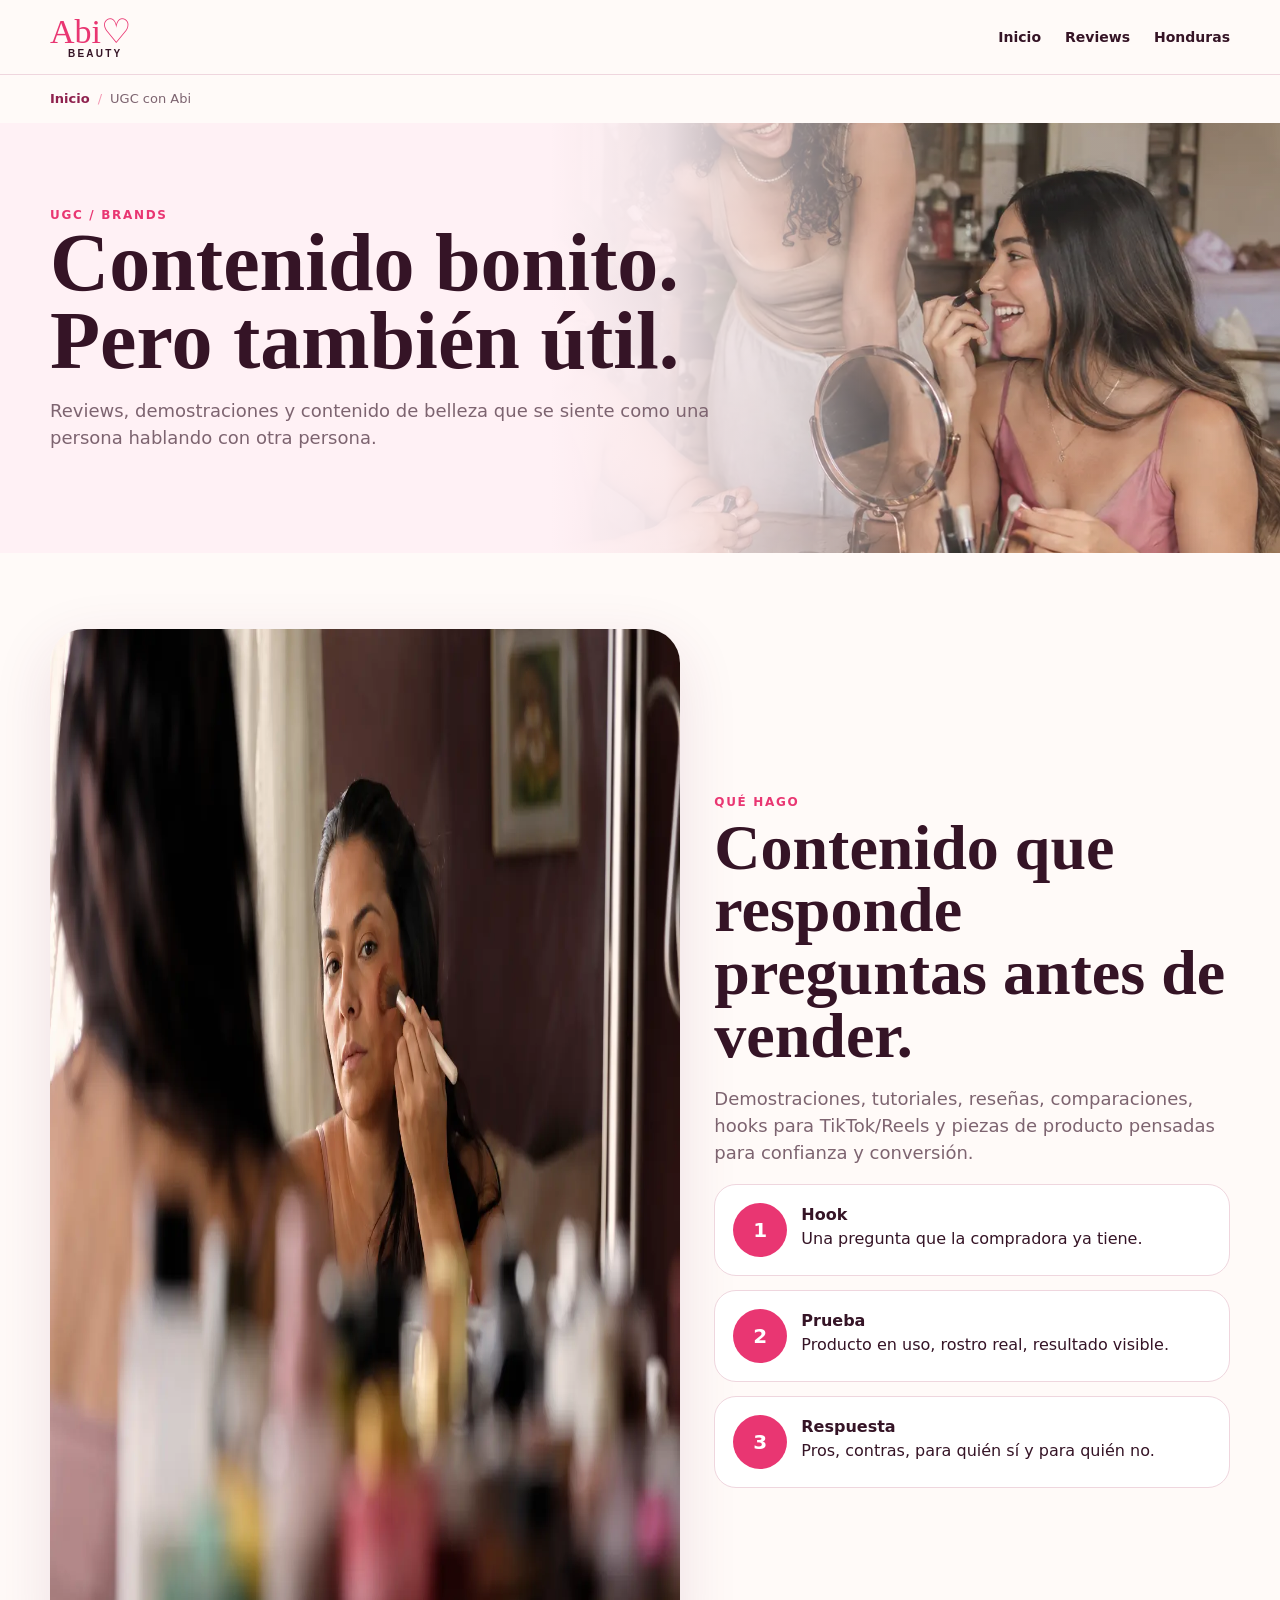
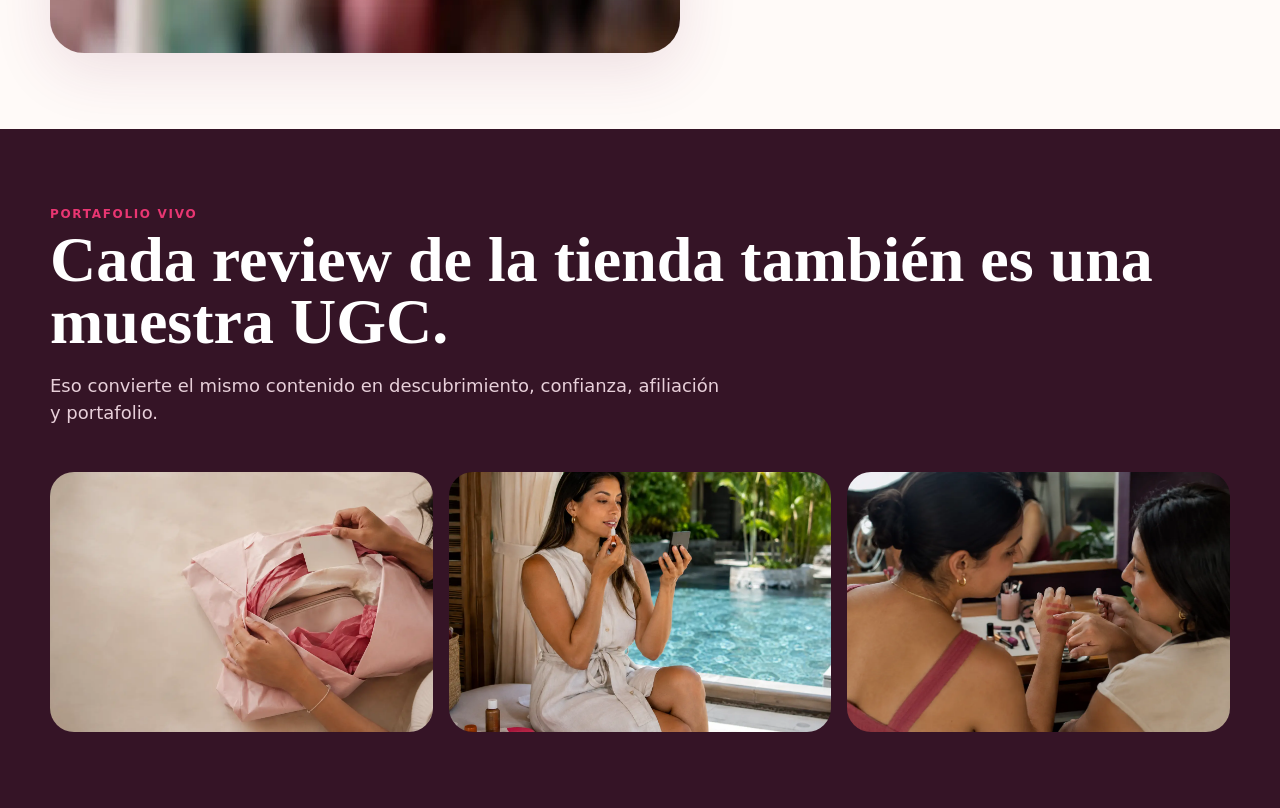
<file: ugc.html>
<!doctype html>
<html lang="es">
<head>
<meta charset="utf-8">
<meta name="viewport" content="width=device-width,initial-scale=1">
<title>UGC con Abi — Abi Beauty</title>
<link rel="icon" href="assets/illustrations/sparkles.svg" type="image/svg+xml">
<meta name="description" content="Contenido UGC de belleza con Abi: demostraciones, tutoriales, reseñas y comparaciones pensadas para confianza y conversión.">
<link rel="canonical" href="https://abi-beauty-honduras.vercel.app/ugc">
<meta property="og:locale" content="es_HN"><meta property="og:type" content="website"><meta property="og:site_name" content="Abi Beauty">
<meta property="og:title" content="UGC con Abi — Abi Beauty"><meta property="og:description" content="Demostraciones, tutoriales, reseñas y comparaciones de belleza con una voz humana."><meta property="og:url" content="https://abi-beauty-honduras.vercel.app/ugc"><meta property="og:image" content="https://abi-beauty-honduras.vercel.app/assets/images/editorial/vanity-blush-application.webp">
<meta name="twitter:card" content="summary_large_image"><meta name="twitter:title" content="UGC con Abi — Abi Beauty"><meta name="twitter:description" content="Demostraciones, tutoriales, reseñas y comparaciones de belleza con una voz humana."><meta name="twitter:image" content="https://abi-beauty-honduras.vercel.app/assets/images/editorial/vanity-blush-application.webp">
<script type="application/ld+json">{"@context":"https://schema.org","@type":"WebPage","@id":"https://abi-beauty-honduras.vercel.app/ugc#webpage","url":"https://abi-beauty-honduras.vercel.app/ugc","name":"UGC con Abi — Abi Beauty","description":"Portafolio de contenido UGC de belleza con demostraciones, tutoriales, reseñas y comparaciones.","inLanguage":"es-HN","isPartOf":{"@id":"https://abi-beauty-honduras.vercel.app/#website"},"about":{"@type":"Service","name":"Contenido UGC de belleza"}}</script>
<script type="application/ld+json">{"@context":"https://schema.org","@type":"BreadcrumbList","itemListElement":[{"@type":"ListItem","position":1,"name":"Inicio","item":"https://abi-beauty-honduras.vercel.app/"},{"@type":"ListItem","position":2,"name":"UGC con Abi","item":"https://abi-beauty-honduras.vercel.app/ugc"}]}</script>
<link rel="stylesheet" href="styles.css">
</head>
<body>
<header class="header">
<div class="container nav">
<a class="logo script" href="index.html">Abi♡<small>BEAUTY</small>
</a>
<nav class="links">
<a href="index.html">Inicio</a>
<a href="index.html#favoritos">Reviews</a>
<a href="how-to-buy.html">Honduras</a>
</nav>
<button class="menu">☰</button>
</div>
</header>
<nav class="breadcrumbs container" aria-label="Migas de pan"><ol><li><a href="index.html">Inicio</a></li><li aria-current="page">UGC con Abi</li></ol></nav>
<section class="subhero has-photo ugc-hero">
<div class="container">
<div class="eyebrow">UGC / Brands</div>
<h1>Contenido bonito.<br>Pero también útil.</h1>
<p class="section-sub">Reviews, demostraciones y contenido de belleza que se siente como una persona hablando con otra persona.</p>
</div>
</section>
<section class="section">
<div class="container split">
<img src="assets/images/editorial/vanity-blush-application.webp" alt="Creadora aplicando rubor frente al espejo" width="1536" height="1024" loading="lazy" decoding="async" style="width:100%;border-radius:34px;box-shadow:var(--shadow)">
<div>
<div class="eyebrow">Qué hago</div>
<h2>Contenido que responde preguntas antes de vender.</h2>
<p class="section-sub">Demostraciones, tutoriales, reseñas, comparaciones, hooks para TikTok/Reels y piezas de producto pensadas para confianza y conversión.</p>
<div class="steps">
<div class="step">
<div class="num">1</div>
<div>
<strong>Hook</strong>
<br>Una pregunta que la compradora ya tiene.</div>
</div>
<div class="step">
<div class="num">2</div>
<div>
<strong>Prueba</strong>
<br>Producto en uso, rostro real, resultado visible.</div>
</div>
<div class="step">
<div class="num">3</div>
<div>
<strong>Respuesta</strong>
<br>Pros, contras, para quién sí y para quién no.</div>
</div>
</div>
</div>
</div>
</section>
<section class="section dark">
<div class="container">
<div class="section-head">
<div>
<div class="eyebrow">Portafolio vivo</div>
<h2>Cada review de la tienda también es una muestra UGC.</h2>
<p class="section-sub">Eso convierte el mismo contenido en descubrimiento, confianza, afiliación y portafolio.</p>
</div>
</div>
<div class="ugc-grid">
<img src="assets/images/editorial/parcel-unboxing.webp" alt="Unboxing de un paquete de belleza" width="1536" height="1024" loading="lazy" decoding="async">
<img src="assets/images/editorial/poolside-lip-balm.webp" alt="Contenido lifestyle de belleza junto a la piscina" width="1402" height="1122" loading="lazy" decoding="async">
<img src="assets/images/editorial/friends-compare-shades.webp" alt="Dos mujeres comparando productos y tonos" width="1536" height="1024" loading="lazy" decoding="async">
</div>
</div>
</section>
<script src="data/affiliate-links.js"></script>
<script src="script.js">
</script>
</body>
</html>
</file>
<file: styles.css>
:root{--ink:#351426;--berry:#8f214e;--hot:#e93672;--rose:#f49ab4;--blush:#fff0f4;--cream:#fffaf8;--gold:#d9a62e;--muted:#7d6470;--line:#efd6de;--white:#fff;--shadow:0 18px 60px rgba(112,35,70,.12)}
*{box-sizing:border-box}
html{scroll-behavior:smooth;overflow-x:clip}
body{margin:0;overflow-x:hidden;font-family:Inter,ui-sans-serif,system-ui,-apple-system,BlinkMacSystemFont,"Segoe UI",sans-serif;color:var(--ink);background:var(--cream);line-height:1.5}
.serif{font-family:Georgia,"Times New Roman",serif}
.script{font-family:"Brush Script MT","Segoe Script",cursive}
.container{width:min(1180px,calc(100% - 32px));margin:auto}
.announcement{background:var(--ink);color:white;text-align:center;padding:8px 12px;font-size:13px;letter-spacing:.02em}
.header{position:sticky;top:0;z-index:30;background:rgba(255,250,248,.93);backdrop-filter:blur(16px);border-bottom:1px solid var(--line)}
.nav{display:flex;align-items:center;justify-content:space-between;gap:22px;min-height:74px}
.logo{font-size:34px;color:var(--hot);text-decoration:none;line-height:1}
.logo small{display:block;font:700 10px/1 Inter,sans-serif;letter-spacing:.22em;color:var(--ink);margin-left:18px}
.links{display:flex;gap:24px;align-items:center}
.links a{font-size:14px;font-weight:800;text-decoration:none;color:var(--ink)}
.links a:hover{color:var(--hot)}
.menu{display:none;border:0;background:none;font-size:28px}
.btn{display:inline-flex;align-items:center;justify-content:center;gap:8px;padding:14px 20px;border-radius:999px;border:1px solid var(--hot);background:var(--hot);color:white;font-weight:900;text-decoration:none;transition:.2s}
.btn:hover{transform:translateY(-2px);box-shadow:0 12px 30px rgba(233,54,114,.25)}
.btn.secondary{background:white;color:var(--hot)}
.hero{position:relative;overflow:hidden;background:linear-gradient(90deg,#fff4f7 0 43%,rgba(255,244,247,.96) 50%,rgba(255,244,247,.28) 66%,rgba(255,244,247,0) 78%),url('assets/images/editorial/abi-homepage-portrait.webp') right 36%/auto 132% no-repeat,#fff4f7;min-height:610px}
.hero:after{content:"";position:absolute;inset:auto 0 0;height:150px;background:linear-gradient(transparent,var(--cream))}
.hero .container{position:relative;z-index:2;min-height:610px;display:flex;align-items:center}
.hero-copy{max-width:610px;padding:72px 0 120px}
.kicker{font-weight:900;color:var(--hot);text-transform:uppercase;letter-spacing:.16em;font-size:13px}
.hero h1{font-size:clamp(56px,8vw,108px);line-height:.82;margin:12px 0 22px;text-transform:uppercase;letter-spacing:-.05em}
.hero h1 span{display:block;font-family:"Brush Script MT","Segoe Script",cursive;text-transform:none;font-weight:400;color:var(--hot);font-size:.68em;letter-spacing:0}
.hero p{font-size:20px;max-width:570px}
.actions{display:flex;gap:12px;flex-wrap:wrap;margin-top:28px}
.sticky-note{position:absolute;right:2%;top:54px;background:#fff7e9;padding:24px 22px;width:245px;transform:rotate(3deg);box-shadow:var(--shadow);font-weight:800}
.sticky-note strong{display:block;font-size:29px;line-height:1;color:var(--hot);margin-bottom:12px}
.decor{position:absolute;pointer-events:none;opacity:.95}
.decor.lip{right:25%;bottom:30px;width:80px;transform:rotate(-20deg)}
.decor.compact{right:-20px;bottom:10px;width:170px}
.section{padding:76px 0;position:relative}
.section.pink{background:#fff0f4}
.section.dark{background:var(--ink);color:white}
.section-head{display:flex;align-items:flex-end;justify-content:space-between;gap:16px;margin-bottom:28px}
.eyebrow{color:var(--hot);font-weight:900;text-transform:uppercase;letter-spacing:.14em;font-size:12px}
.section h2{font:700 clamp(38px,5vw,64px)/.98 Georgia,"Times New Roman",serif;margin:6px 0}
.section-sub{max-width:680px;color:var(--muted);font-size:18px}
.dark .section-sub{color:#e7cfd9}
.cards{display:grid;grid-template-columns:repeat(3,1fr);gap:18px}
.story-card{position:relative;min-height:460px;border-radius:28px;overflow:hidden;background:white;box-shadow:var(--shadow)}
.story-card img{width:100%;height:100%;object-fit:cover;position:absolute;inset:0}
.story-card:after{content:"";position:absolute;inset:35% 0 0;background:linear-gradient(transparent,rgba(32,5,19,.9))}
.story-content{position:absolute;z-index:2;left:22px;right:22px;bottom:22px;color:white}
.story-content h3{font-size:28px;line-height:1.05;margin:6px 0}
.play{width:48px;height:48px;border-radius:50%;background:white;color:var(--hot);display:grid;place-items:center;font-weight:900}
.brand-grid{display:grid;grid-template-columns:repeat(6,1fr);gap:14px}
.brand{background:white;border:1px solid var(--line);border-radius:24px;padding:28px 10px;text-align:center;font:700 25px Georgia,serif;box-shadow:0 10px 25px rgba(112,35,70,.06);text-decoration:none;color:var(--ink)}
.brand:hover{transform:translateY(-3px);border-color:var(--rose)}
.beauty-showcase{overflow:hidden;background:linear-gradient(135deg,#fffaf8 0 56%,#f8dfe7 100%)}
.showcase-grid{display:grid;grid-template-columns:.78fr 1.22fr;gap:38px;align-items:center}
.showcase-copy{position:relative;z-index:3;padding:18px 0}
.showcase-copy h2{font-size:clamp(52px,6vw,84px);letter-spacing:-.04em}
.showcase-tags{display:flex;gap:9px;flex-wrap:wrap;margin-top:24px}
.showcase-tags span{padding:9px 13px;border:1px solid #e8bdcb;border-radius:999px;background:rgba(255,255,255,.72);color:var(--berry);font-size:13px;font-weight:900}
.beauty-stage{position:relative;min-height:640px;border-radius:42px;overflow:hidden;isolation:isolate;box-shadow:var(--shadow)}
.beauty-stage:after{content:"";position:absolute;inset:0;z-index:1;background:linear-gradient(90deg,rgba(255,244,238,.28),transparent 44%),linear-gradient(0deg,rgba(53,20,38,.08),transparent 38%);pointer-events:none}
.beauty-stage img{position:absolute;z-index:2;object-fit:contain;filter:drop-shadow(0 16px 22px rgba(69,15,41,.14))}
.beauty-stage .stage-bg{inset:0;width:100%;height:100%;z-index:0;object-fit:cover;filter:none}
.stage-profile{right:-2%;bottom:-10%;width:55%;height:94%}
.stage-mirror{left:4%;top:5%;width:22%;height:39%;transform:rotate(-14deg)}
.stage-pouch{left:7%;bottom:8%;width:37%;height:26%;transform:rotate(2deg)}
.stage-compact{left:35%;bottom:7%;width:22%;height:22%;transform:rotate(8deg)}
.stage-gloss{left:31%;top:22%;width:8%;height:31%;transform:rotate(10deg)}
.stage-lipstick{left:42%;top:30%;width:10%;height:28%;transform:rotate(-8deg)}
.stage-brush{left:19%;top:23%;width:10%;height:37%;transform:rotate(21deg)}
.stage-sparkles{left:43%;top:5%;width:15%;height:18%;filter:none!important}
.stage-heart{left:2%;top:47%;width:13%;height:14%;filter:none!important;transform:rotate(-8deg)}
.split{display:grid;grid-template-columns:1.1fr .9fr;gap:34px;align-items:center}
.human-panel{position:relative;min-height:560px;border-radius:36px;overflow:hidden;background:url('assets/images/editorial/parcel-unboxing.webp') center/cover}
.human-panel .badge{position:absolute;left:24px;bottom:24px;background:white;padding:18px 20px;border-radius:22px;max-width:300px;box-shadow:var(--shadow)}
.steps{display:grid;gap:14px}
.step{display:grid;grid-template-columns:54px 1fr;gap:14px;background:white;padding:18px;border-radius:22px;border:1px solid var(--line)}
.num{width:54px;height:54px;border-radius:50%;background:var(--hot);color:white;display:grid;place-items:center;font-weight:900;font-size:20px}
.product-grid{display:grid;grid-template-columns:repeat(4,1fr);gap:16px}
.product{background:white;border-radius:24px;padding:18px;border:1px solid var(--line);box-shadow:0 10px 30px rgba(112,35,70,.07)}
.product-art{height:190px;border-radius:20px;background:linear-gradient(145deg,#fff5f8,#f7cad8);display:grid;place-items:center;overflow:hidden;position:relative}
.product-art img{width:100%;height:100%;max-height:none;max-width:none;object-fit:cover}
.product h3{font-size:18px;margin:14px 0 6px}
.price{font-weight:900;color:var(--berry);font-size:22px}
.stars{color:var(--gold);font-size:14px}
.note{font-size:12px;color:var(--muted)}
.guide-grid{display:grid;grid-template-columns:repeat(3,1fr);gap:18px}
.guide{background:white;border-radius:24px;overflow:hidden;border:1px solid var(--line)}
.guide img{width:100%;height:220px;object-fit:cover}
.guide .copy{padding:18px}
.trust{display:grid;grid-template-columns:repeat(4,1fr);gap:14px;margin-top:38px}
.trust div{border-top:1px solid rgba(255,255,255,.18);padding-top:18px}
.ugc{display:grid;grid-template-columns:.9fr 1.1fr;gap:30px;align-items:center}
.ugc-photo{min-height:540px;border-radius:34px;background:url('assets/images/editorial/women-getting-ready.webp') center/cover}
.footer{background:#26101e;color:white;padding:52px 0 30px}
.footer-grid{display:grid;grid-template-columns:1.2fr repeat(3,.8fr);gap:30px}
.footer a{color:#f8d9e4;text-decoration:none;display:block;margin:8px 0}
.disclosure{border-top:1px solid rgba(255,255,255,.14);margin-top:32px;padding-top:20px;color:#d8bdc8;font-size:12px}
.subhero{padding:80px 0;background:linear-gradient(135deg,#fff1f5,#fde1e9);position:relative;overflow:hidden}
.subhero.has-photo{min-height:430px;display:flex;align-items:center;background:#fff1f5}
.subhero.has-photo:before{content:"";position:absolute;inset:0;background:linear-gradient(90deg,#fff1f5 0 43%,rgba(255,241,245,.92) 52%,rgba(255,241,245,.12) 76%),var(--subhero-image) center/cover}
.subhero.has-photo .container{position:relative;z-index:1}
.subhero.ugc-hero{--subhero-image:url('assets/images/editorial/women-getting-ready.webp')}
.subhero.shipping-hero{--subhero-image:url('assets/images/editorial/honduran-courtyard.webp')}
.subhero h1{font:700 clamp(46px,7vw,82px)/.95 Georgia,serif;margin:0}
.content{max-width:820px;margin:0 auto;padding:50px 0}
.content h2{font:700 40px/1.05 Georgia,serif}
.content p,.content li{font-size:18px}
.callout{background:#fff0f4;border-left:6px solid var(--hot);padding:22px 24px;border-radius:18px;margin:28px 0}
.product-hero{display:grid;grid-template-columns:1fr 1fr;gap:30px;padding:60px 0}
.product-gallery{background:#fff0f4;border-radius:34px;min-height:560px;display:grid;place-items:center;position:relative;overflow:hidden}
.product-gallery img.main-art{width:100%;height:100%;object-fit:cover}
.product-gallery .portrait{position:absolute;right:20px;bottom:18px;width:180px;height:220px;object-fit:cover;border:8px solid white;transform:rotate(4deg);box-shadow:var(--shadow)}
.product-info h1{font:700 clamp(42px,5vw,72px)/.98 Georgia,serif;margin:8px 0}
.tabs{display:flex;gap:10px;flex-wrap:wrap;margin:28px 0}
.pill{border:1px solid var(--line);background:white;border-radius:999px;padding:10px 14px;font-weight:800}
.proscons{display:grid;grid-template-columns:1fr 1fr;gap:18px}
.panel{background:white;border:1px solid var(--line);border-radius:22px;padding:22px}
.brand-hero{display:grid;grid-template-columns:1fr 1fr;min-height:520px;background:#fff0f4}
.brand-copy{padding:70px max(30px,calc((100vw - 1180px)/2));padding-right:40px}
.brand-photo{background:url('assets/images/editorial/mascara-application.webp') center/cover}
.quote{font:700 34px/1.15 Georgia,serif;color:var(--berry)}
.ugc-grid{display:grid;grid-template-columns:repeat(3,1fr);gap:16px;margin-top:28px}
.ugc-grid img{width:100%;height:260px;object-fit:cover;border-radius:24px}
.content-media{max-width:980px;margin:38px auto 0;padding:0 16px}
.content-media img{display:block;width:100%;max-height:460px;object-fit:cover;border-radius:32px;box-shadow:var(--shadow)}
@media(max-width:900px){.links{display:none}
.menu{display:block}
.links.open{display:flex;position:absolute;left:16px;right:16px;top:74px;flex-direction:column;background:white;padding:24px;border-radius:18px;box-shadow:var(--shadow);align-items:flex-start}
.hero{background:linear-gradient(180deg,#fff4f7 0 34%,rgba(255,244,247,.96) 42%,rgba(255,244,247,.14) 58%),url('assets/images/editorial/abi-homepage-portrait.webp') center bottom/100% auto no-repeat,#fff4f7;min-height:820px}
.hero .container{min-height:820px;align-items:flex-start}
.hero-copy{padding:42px 0 36px;max-width:100%}
.sticky-note{display:none}
.hero h1{font-size:64px}
.cards,.guide-grid{grid-template-columns:1fr}
.brand-grid{grid-template-columns:repeat(3,1fr)}
.split,.ugc,.product-hero,.brand-hero,.showcase-grid{grid-template-columns:1fr}
.beauty-stage{min-height:620px}
.product-grid{grid-template-columns:repeat(2,1fr)}
.trust{grid-template-columns:repeat(2,1fr)}
.footer-grid{grid-template-columns:1fr 1fr}
.brand-photo{min-height:420px}
.human-panel{min-height:480px}
.subhero.has-photo{min-height:600px;align-items:flex-start}
.subhero.has-photo:before{background:linear-gradient(180deg,rgba(255,241,245,.98) 0 42%,rgba(255,241,245,.2) 68%),var(--subhero-image) center/cover}
.ugc-grid{grid-template-columns:1fr 1fr}
}
@media(max-width:560px){.container{width:min(100% - 22px,1180px)}
.brand-copy{min-width:0;padding:56px 22px}
.brand-copy h1{font-size:clamp(48px,14vw,58px)!important}
.brand-photo{min-width:0}
.announcement{font-size:11px}
.hero h1{font-size:52px}
.hero p{font-size:17px}
.section{padding:56px 0}
.section-head{align-items:flex-start;flex-direction:column}
.brand-grid{grid-template-columns:repeat(2,1fr)}
.brand{font-size:21px;padding:24px 8px}
.product-grid{grid-template-columns:1fr 1fr;gap:10px}
.product{padding:11px;border-radius:18px}
.product-art{height:150px}
.product-art img{max-height:125px}
.product-art img{max-height:none}
.product h3{font-size:15px}
.btn{width:100%}
.actions .btn{width:auto}
.trust{grid-template-columns:1fr}
.footer-grid{grid-template-columns:1fr}
.proscons{grid-template-columns:1fr}
.ugc-photo{min-height:450px}
.human-panel{min-height:450px}
.story-card{min-height:410px}
.product-hero{padding-top:24px}
.product-gallery{min-height:420px}
.product-gallery img.main-art{height:290px}
.product-gallery .portrait{width:130px;height:160px}
.ugc-grid{grid-template-columns:1fr}
.ugc-grid img{height:320px}
.beauty-stage{min-height:510px;border-radius:28px}
.stage-profile{width:61%;right:-8%}
.stage-mirror{width:25%}
.stage-pouch{width:41%}
.stage-compact{left:33%;width:25%}
.stage-gloss{left:29%;width:9%}
.stage-lipstick{left:41%;width:11%}
.stage-brush{left:16%;width:11%}
}
.sr-only{position:absolute;width:1px;height:1px;padding:0;margin:-1px;overflow:hidden;clip:rect(0,0,0,0);white-space:nowrap;border:0}
.is-disabled,.is-pending{cursor:not-allowed;opacity:.62}
.btn.is-disabled{display:inline-flex;user-select:none}
.footer-pending{display:block;opacity:.72;margin-top:8px}
.breadcrumbs{padding:14px 0;font-size:13px;color:var(--muted)}
.breadcrumbs ol{display:flex;gap:8px;align-items:center;flex-wrap:wrap;list-style:none;margin:0;padding:0}
.breadcrumbs li+li:before{content:"/";margin-right:8px;color:var(--rose)}
.breadcrumbs a{color:var(--berry);font-weight:800;text-decoration:none}
.breadcrumbs a:hover{text-decoration:underline}
</file>
